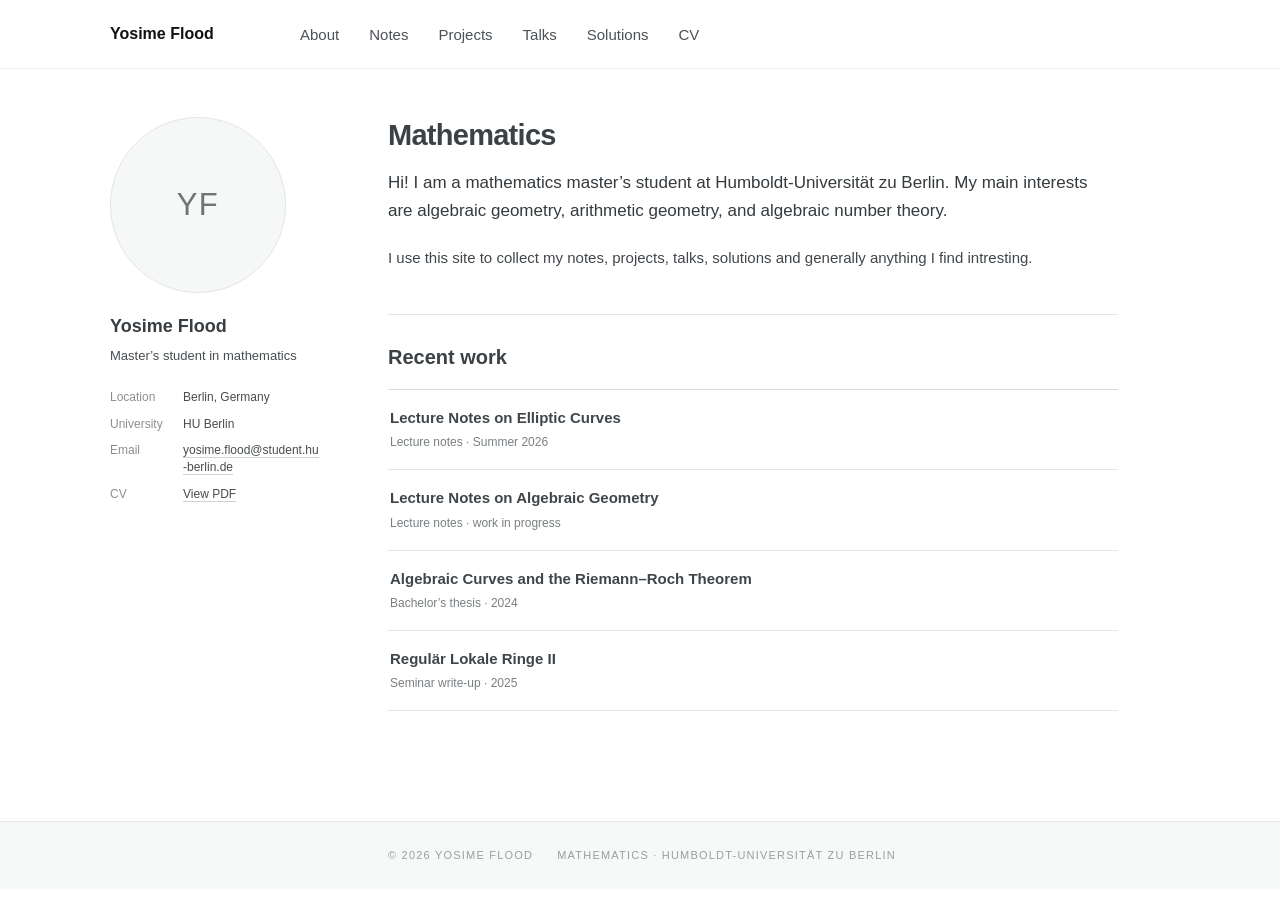
<file: index.html>
<!doctype html>
<html lang="en">
<head>
  <meta charset="utf-8">
  <meta name="viewport" content="width=device-width, initial-scale=1">
  <title>Yosime Flood — Mathematics</title>
  <meta name="description" content="Mathematical notes, projects, and problem solutions by Yosime Flood, a master’s student at Humboldt-Universität zu Berlin.">
  <link rel="canonical" href="https://yoyoflo.github.io/">
  <link rel="icon" href="/favicon.svg" type="image/svg+xml">
  <link rel="stylesheet" href="/assets/style.css">
</head>
<body><main class="academic-page"><header class="academic-header"><div class="academic-header-inner"><a class="academic-brand active" href="/">Yosime Flood</a><nav class="academic-nav" aria-label="Primary navigation"><a href="/about/">About</a><a href="/notes/">Notes</a><a href="/projects/">Projects</a><a href="/talks/">Talks</a><a href="/solutions/">Solutions</a><a href="/cv/yosime-flood-cv.pdf">CV</a></nav></div></header><div class="academic-shell"><aside class="academic-sidebar" aria-label="Profile summary"> <div class="academic-avatar" aria-label="Profile image placeholder">YF</div> <h2>Yosime Flood</h2> <p>Master’s student in mathematics</p> <dl> <div><dt>Location</dt><dd>Berlin, Germany</dd></div> <div><dt>University</dt><dd>HU Berlin</dd></div> <div> <dt>Email</dt> <dd> <a href="mailto:yosime.flood@student.hu-berlin.de"> yosime.flood@student.hu-berlin.de </a> </dd> </div> <div><dt>CV</dt><dd><a href="/cv/yosime-flood-cv.pdf">View PDF</a></dd></div> </dl> </aside><article class="academic-content"> <h1>Mathematics</h1> <p class="academic-lead"> Hi! I am a mathematics master’s student at Humboldt-Universität zu Berlin. My main interests are algebraic geometry, arithmetic geometry, and algebraic number theory. </p> <p> I use this site to collect my notes, projects, talks, solutions and generally anything I find intresting. </p> <section class="academic-subsection"> <h2>Recent work</h2> <div class="academic-list"> <a href="/notes/elliptic-curves-lecture-notes.pdf"><div><h3>Lecture Notes on Elliptic Curves</h3><p>Lecture notes · Summer 2026</p></div></a> <a href="/notes/algebraic-geometry-lecture-notes.pdf"><div><h3>Lecture Notes on Algebraic Geometry</h3><p>Lecture notes · work in progress</p></div></a><a href="/thesis/algebraic-curves-and-riemann-roch.pdf"><div><h3>Algebraic Curves and the Riemann–Roch Theorem</h3><p>Bachelor’s thesis · 2024</p></div></a><a href="/talks/regular-local-rings-ii.pdf"><div><h3>Regulär Lokale Ringe II</h3><p>Seminar write-up · 2025</p></div></a> </div> </section> </article></div><footer class="academic-footer"> <div> <span>© 2026 Yosime Flood</span> <span>Mathematics · Humboldt-Universität zu Berlin</span> </div> </footer></main></body>
</html>
</file>
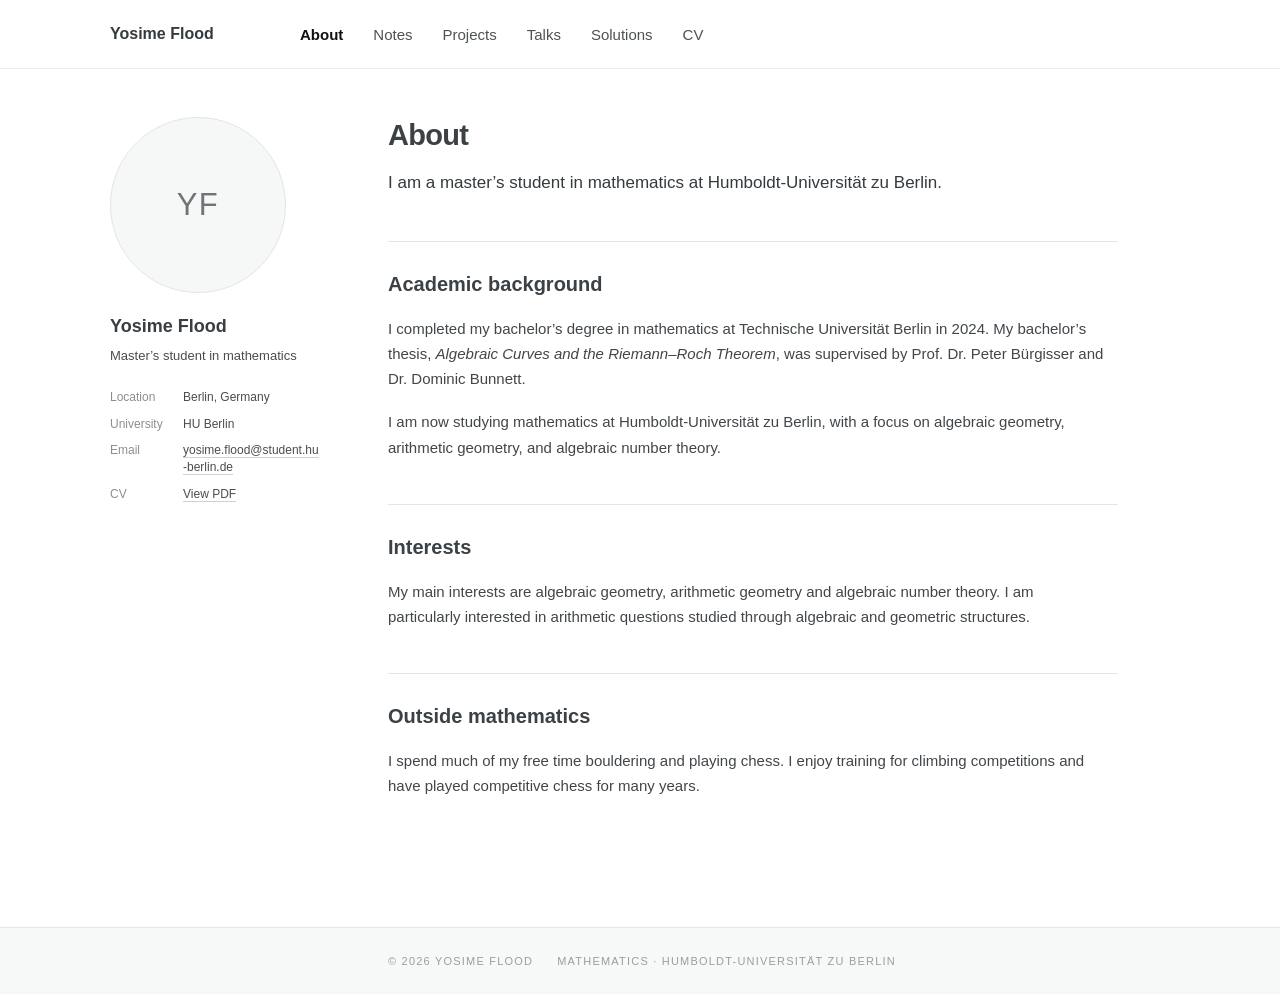
<file: about/index.html>
<!doctype html>
<html lang="en">
<head>
  <meta charset="utf-8">
  <meta name="viewport" content="width=device-width, initial-scale=1">
  <title>About — Yosime Flood</title>
  <meta name="description" content="Academic background, interests, and personal profile of Yosime Flood.">
  <link rel="canonical" href="https://yoyoflo.github.io/about/">
  <link rel="icon" href="/favicon.svg" type="image/svg+xml">
  <link rel="stylesheet" href="/assets/style.css">
</head>
<body><main class="academic-page"><header class="academic-header"><div class="academic-header-inner"><a class="academic-brand" href="/">Yosime Flood</a><nav class="academic-nav" aria-label="Primary navigation"><a href="/about/" class="active" aria-current="page">About</a><a href="/notes/">Notes</a><a href="/projects/">Projects</a><a href="/talks/">Talks</a><a href="/solutions/">Solutions</a><a href="/cv/yosime-flood-cv.pdf">CV</a></nav></div></header><div class="academic-shell"><aside class="academic-sidebar" aria-label="Profile summary"> <div class="academic-avatar" aria-label="Profile image placeholder">YF</div> <h2>Yosime Flood</h2> <p>Master’s student in mathematics</p> <dl> <div><dt>Location</dt><dd>Berlin, Germany</dd></div> <div><dt>University</dt><dd>HU Berlin</dd></div> <div> <dt>Email</dt> <dd> <a href="mailto:yosime.flood@student.hu-berlin.de"> yosime.flood@student.hu-berlin.de </a> </dd> </div> <div><dt>CV</dt><dd><a href="/cv/yosime-flood-cv.pdf">View PDF</a></dd></div> </dl> </aside><article class="academic-content"> <h1>About</h1> <p class="academic-lead"> I am a master’s student in mathematics at Humboldt-Universität zu Berlin. </p> <section class="academic-subsection"> <h2>Academic background</h2> <p> I completed my bachelor’s degree in mathematics at Technische Universität Berlin in 2024. My bachelor’s thesis, <i>Algebraic Curves and the Riemann–Roch Theorem</i>, was supervised by Prof. Dr. Peter Bürgisser and Dr. Dominic Bunnett. </p> <p> I am now studying mathematics at Humboldt-Universität zu Berlin, with a focus on algebraic geometry, arithmetic geometry, and algebraic number theory. </p> </section> <section class="academic-subsection"> <h2>Interests</h2> <p> My main interests are algebraic geometry, arithmetic geometry and algebraic number theory. I am particularly interested in arithmetic questions studied through algebraic and geometric structures. </p> </section> <section class="academic-subsection"> <h2>Outside mathematics</h2> <p> I spend much of my free time bouldering and playing chess. I enjoy training for climbing competitions and have played competitive chess for many years. </p> </section> </article></div><footer class="academic-footer"> <div> <span>© 2026 Yosime Flood</span> <span>Mathematics · Humboldt-Universität zu Berlin</span> </div> </footer></main></body>
</html>
</file>
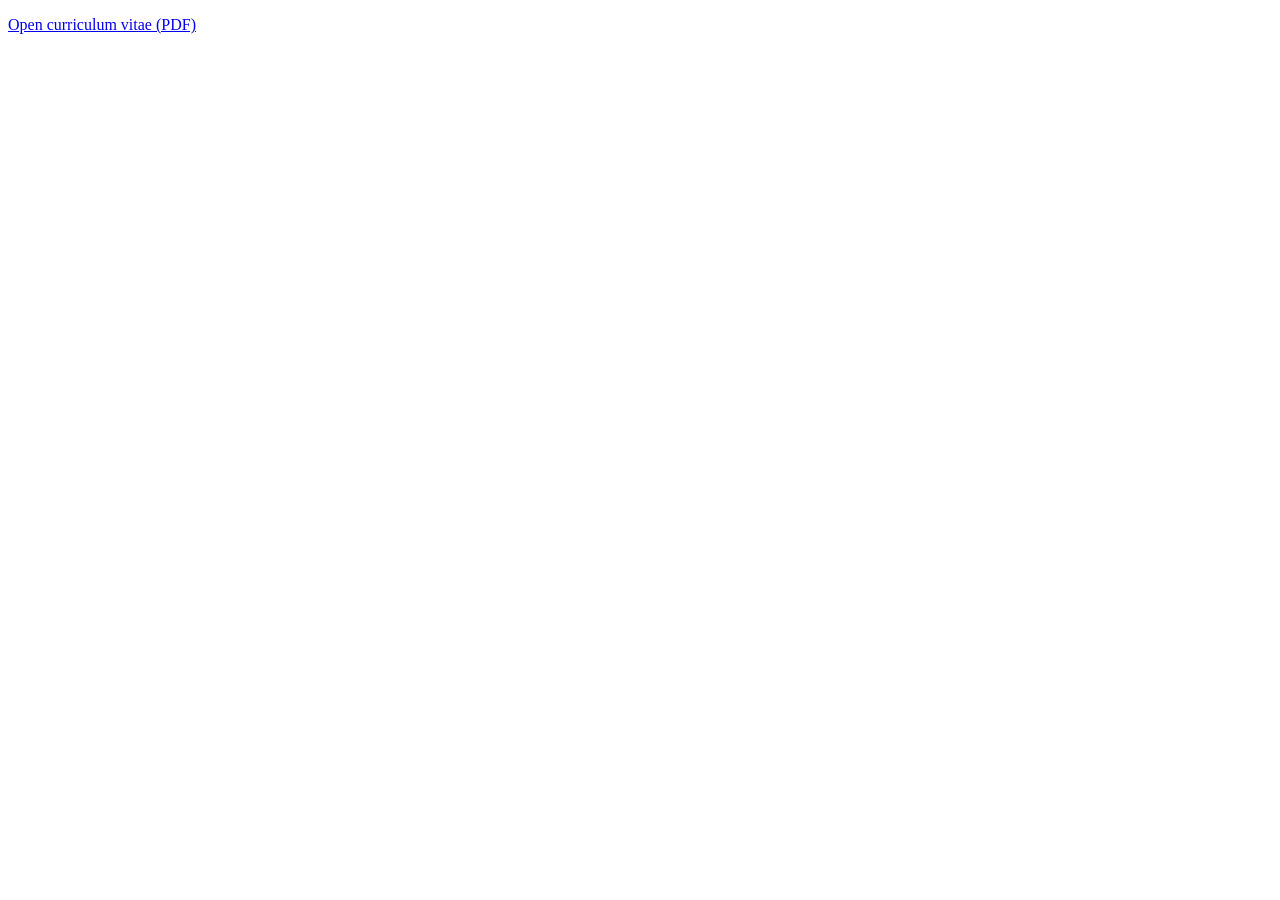
<file: cv/index.html>
<!doctype html>
<html lang="en"><head><meta charset="utf-8"><meta name="viewport" content="width=device-width, initial-scale=1"><title>CV — Yosime Flood</title><meta http-equiv="refresh" content="0; url=/cv/yosime-flood-cv.pdf"><link rel="canonical" href="https://yoyoflo.github.io/cv/yosime-flood-cv.pdf"></head><body><p><a href="/cv/yosime-flood-cv.pdf">Open curriculum vitae (PDF)</a></p></body></html>
</file>
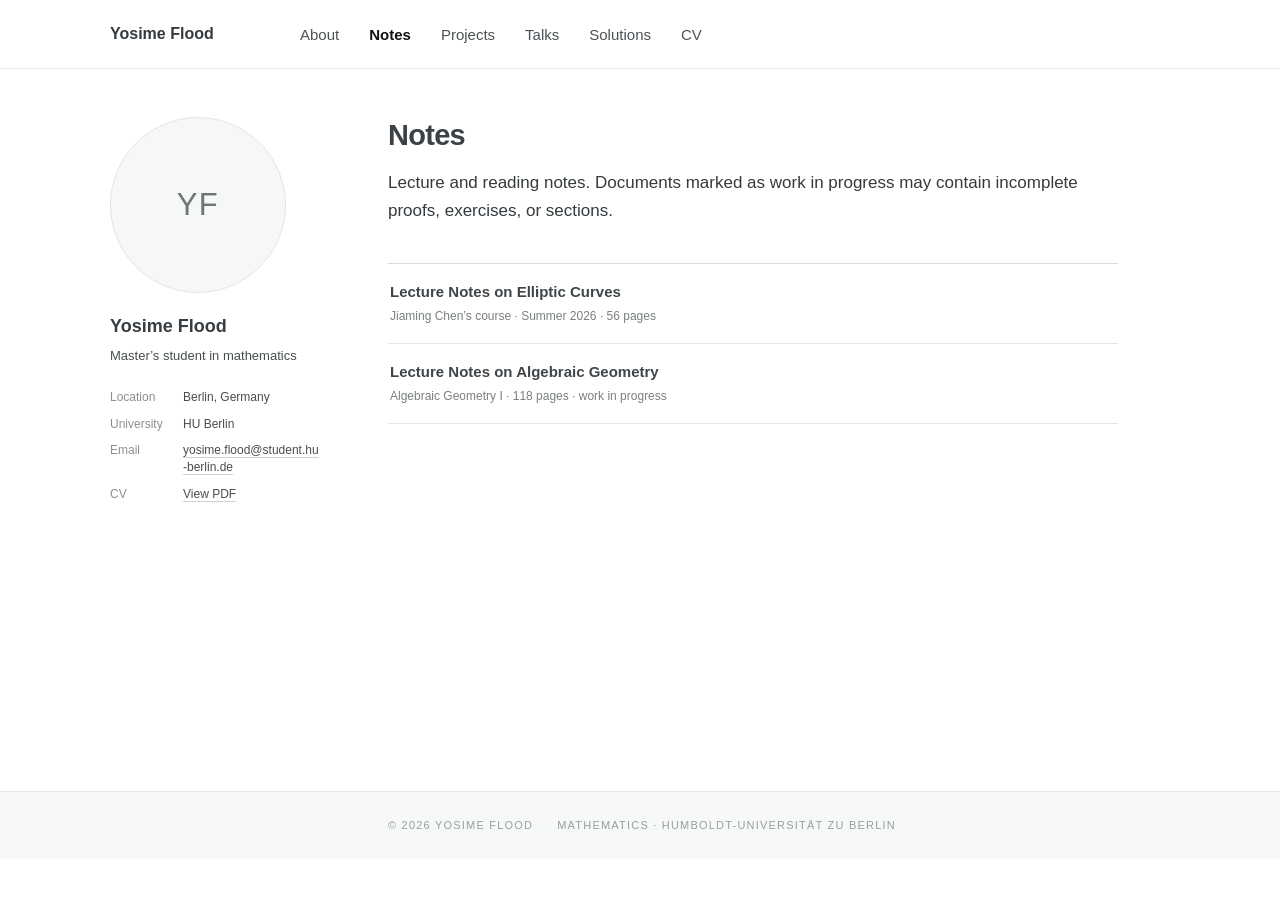
<file: notes/index.html>
<!doctype html>
<html lang="en">
<head>
  <meta charset="utf-8">
  <meta name="viewport" content="width=device-width, initial-scale=1">
  <title>Notes — Yosime Flood</title>
  <meta name="description" content="Lecture and reading notes by Yosime Flood.">
  <link rel="canonical" href="https://yoyoflo.github.io/notes/">
  <link rel="icon" href="/favicon.svg" type="image/svg+xml">
  <link rel="stylesheet" href="/assets/style.css">
</head>
<body><main class="academic-page"><header class="academic-header"><div class="academic-header-inner"><a class="academic-brand" href="/">Yosime Flood</a><nav class="academic-nav" aria-label="Primary navigation"><a href="/about/">About</a><a href="/notes/" class="active" aria-current="page">Notes</a><a href="/projects/">Projects</a><a href="/talks/">Talks</a><a href="/solutions/">Solutions</a><a href="/cv/yosime-flood-cv.pdf">CV</a></nav></div></header><div class="academic-shell"><aside class="academic-sidebar" aria-label="Profile summary"> <div class="academic-avatar" aria-label="Profile image placeholder">YF</div> <h2>Yosime Flood</h2> <p>Master’s student in mathematics</p> <dl> <div><dt>Location</dt><dd>Berlin, Germany</dd></div> <div><dt>University</dt><dd>HU Berlin</dd></div> <div> <dt>Email</dt> <dd> <a href="mailto:yosime.flood@student.hu-berlin.de"> yosime.flood@student.hu-berlin.de </a> </dd> </div> <div><dt>CV</dt><dd><a href="/cv/yosime-flood-cv.pdf">View PDF</a></dd></div> </dl> </aside><article class="academic-content"> <h1>Notes</h1> <p class="academic-lead"> Lecture and reading notes. Documents marked as work in progress may contain incomplete proofs, exercises, or sections. </p> <div class="academic-list academic-page-list"> <a href="/notes/elliptic-curves-lecture-notes.pdf" target="_blank" rel="noreferrer"><div><h3>Lecture Notes on Elliptic Curves</h3><p>Jiaming Chen’s course · Summer 2026 · 56 pages</p></div></a> <a href="/notes/algebraic-geometry-lecture-notes.pdf" target="_blank" rel="noreferrer" > <div> <h3>Lecture Notes on Algebraic Geometry</h3> <p>Algebraic Geometry I · 118 pages · work in progress</p> </div> </a> </div> </article></div><footer class="academic-footer"> <div> <span>© 2026 Yosime Flood</span> <span>Mathematics · Humboldt-Universität zu Berlin</span> </div> </footer></main></body>
</html>
</file>
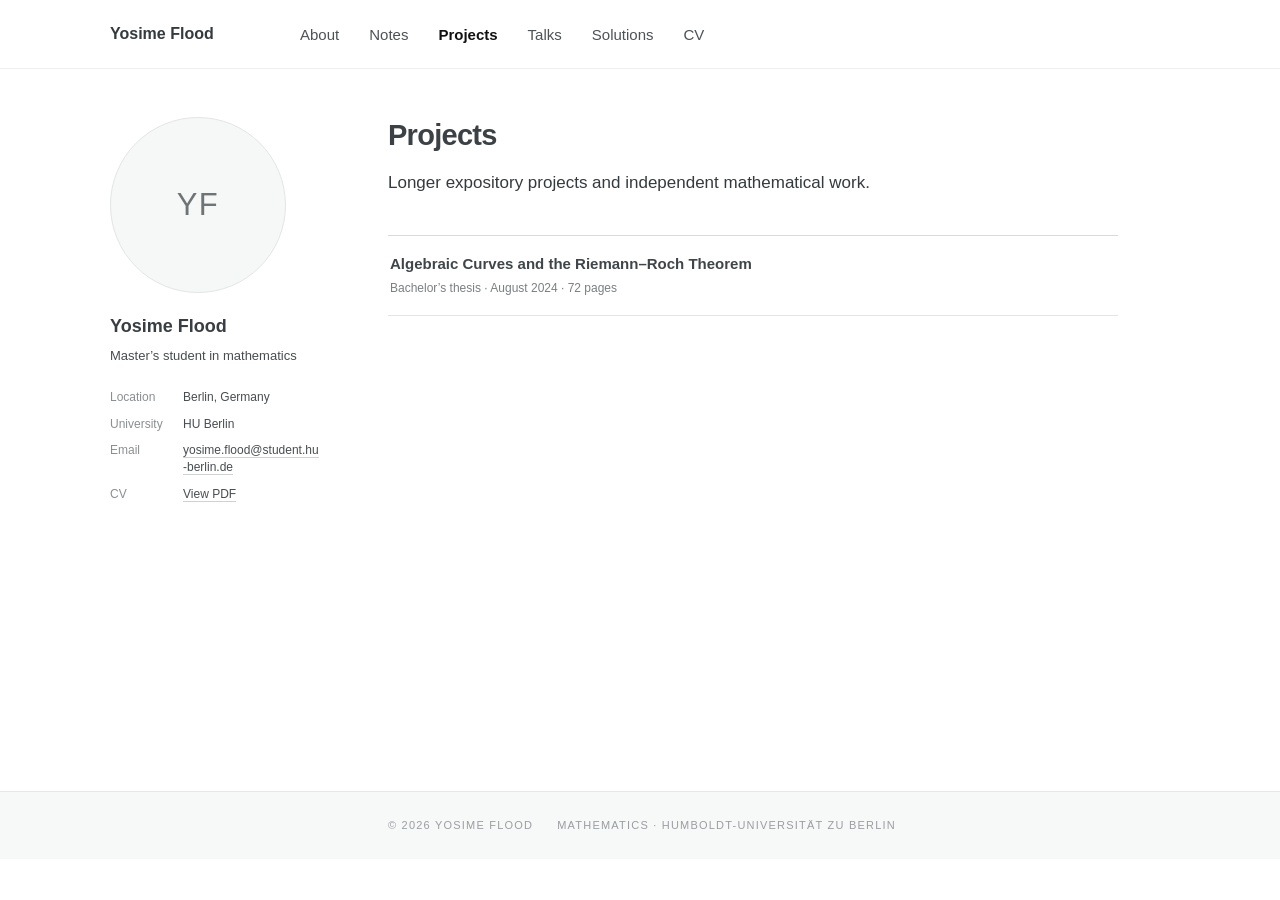
<file: projects/index.html>
<!doctype html>
<html lang="en">
<head>
  <meta charset="utf-8">
  <meta name="viewport" content="width=device-width, initial-scale=1">
  <title>Projects — Yosime Flood</title>
  <meta name="description" content="Theses and expository mathematics projects by Yosime Flood.">
  <link rel="canonical" href="https://yoyoflo.github.io/projects/">
  <link rel="icon" href="/favicon.svg" type="image/svg+xml">
  <link rel="stylesheet" href="/assets/style.css">
</head>
<body><main class="academic-page"><header class="academic-header"><div class="academic-header-inner"><a class="academic-brand" href="/">Yosime Flood</a><nav class="academic-nav" aria-label="Primary navigation"><a href="/about/">About</a><a href="/notes/">Notes</a><a href="/projects/" class="active" aria-current="page">Projects</a><a href="/talks/">Talks</a><a href="/solutions/">Solutions</a><a href="/cv/yosime-flood-cv.pdf">CV</a></nav></div></header><div class="academic-shell"><aside class="academic-sidebar" aria-label="Profile summary"> <div class="academic-avatar" aria-label="Profile image placeholder">YF</div> <h2>Yosime Flood</h2> <p>Master’s student in mathematics</p> <dl> <div><dt>Location</dt><dd>Berlin, Germany</dd></div> <div><dt>University</dt><dd>HU Berlin</dd></div> <div> <dt>Email</dt> <dd> <a href="mailto:yosime.flood@student.hu-berlin.de"> yosime.flood@student.hu-berlin.de </a> </dd> </div> <div><dt>CV</dt><dd><a href="/cv/yosime-flood-cv.pdf">View PDF</a></dd></div> </dl> </aside><article class="academic-content"> <h1>Projects</h1> <p class="academic-lead">Longer expository projects and independent mathematical work.</p> <div class="academic-list academic-page-list"> <a href="/thesis/algebraic-curves-and-riemann-roch.pdf"> <div><h3>Algebraic Curves and the Riemann–Roch Theorem</h3><p>Bachelor’s thesis · August 2024 · 72 pages</p></div> </a> </div> </article></div><footer class="academic-footer"> <div> <span>© 2026 Yosime Flood</span> <span>Mathematics · Humboldt-Universität zu Berlin</span> </div> </footer></main></body>
</html>
</file>
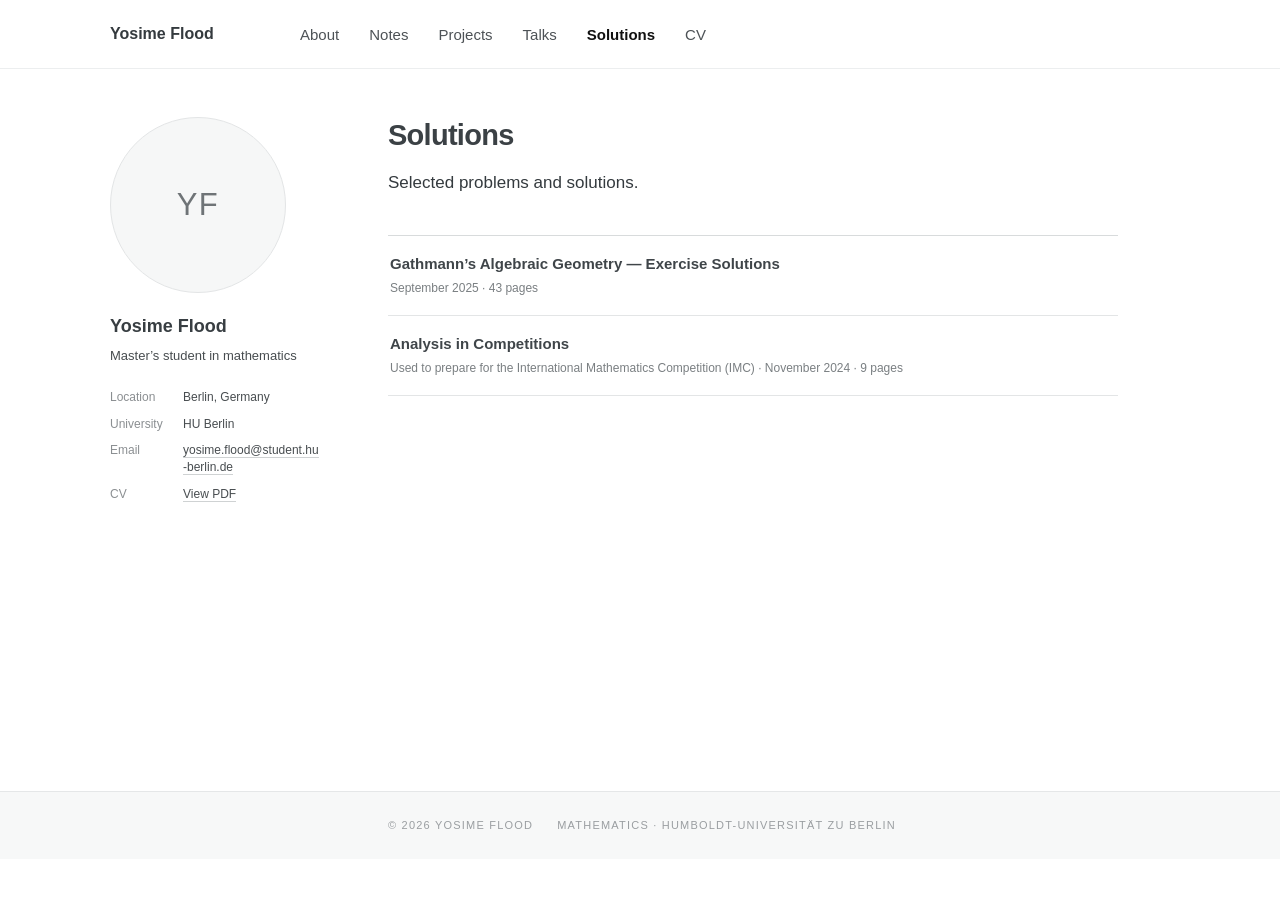
<file: solutions/index.html>
<!doctype html>
<html lang="en">
<head>
  <meta charset="utf-8">
  <meta name="viewport" content="width=device-width, initial-scale=1">
  <title>Solutions — Yosime Flood</title>
  <meta name="description" content="Selected mathematics problems and solutions by Yosime Flood.">
  <link rel="canonical" href="https://yoyoflo.github.io/solutions/">
  <link rel="icon" href="/favicon.svg" type="image/svg+xml">
  <link rel="stylesheet" href="/assets/style.css">
</head>
<body><main class="academic-page"><header class="academic-header"><div class="academic-header-inner"><a class="academic-brand" href="/">Yosime Flood</a><nav class="academic-nav" aria-label="Primary navigation"><a href="/about/">About</a><a href="/notes/">Notes</a><a href="/projects/">Projects</a><a href="/talks/">Talks</a><a href="/solutions/" class="active" aria-current="page">Solutions</a><a href="/cv/yosime-flood-cv.pdf">CV</a></nav></div></header><div class="academic-shell"><aside class="academic-sidebar" aria-label="Profile summary"> <div class="academic-avatar" aria-label="Profile image placeholder">YF</div> <h2>Yosime Flood</h2> <p>Master’s student in mathematics</p> <dl> <div><dt>Location</dt><dd>Berlin, Germany</dd></div> <div><dt>University</dt><dd>HU Berlin</dd></div> <div> <dt>Email</dt> <dd> <a href="mailto:yosime.flood@student.hu-berlin.de"> yosime.flood@student.hu-berlin.de </a> </dd> </div> <div><dt>CV</dt><dd><a href="/cv/yosime-flood-cv.pdf">View PDF</a></dd></div> </dl> </aside><article class="academic-content"> <h1>Solutions</h1> <p class="academic-lead"> Selected problems and solutions. </p> <div class="academic-list academic-page-list"> <a href="/solutions/algebraic-geometry-exercise-solutions.pdf" target="_blank" rel="noreferrer" > <div> <h3>Gathmann’s Algebraic Geometry — Exercise Solutions</h3> <p>September 2025 · 43 pages</p> </div> </a> <a href="/solutions/analysis-in-competitions.pdf" target="_blank" rel="noreferrer" > <div> <h3>Analysis in Competitions</h3> <p> Used to prepare for the International Mathematics Competition (IMC) · November 2024 · 9 pages </p> </div> </a> </div> </article></div><footer class="academic-footer"> <div> <span>© 2026 Yosime Flood</span> <span>Mathematics · Humboldt-Universität zu Berlin</span> </div> </footer></main></body>
</html>
</file>
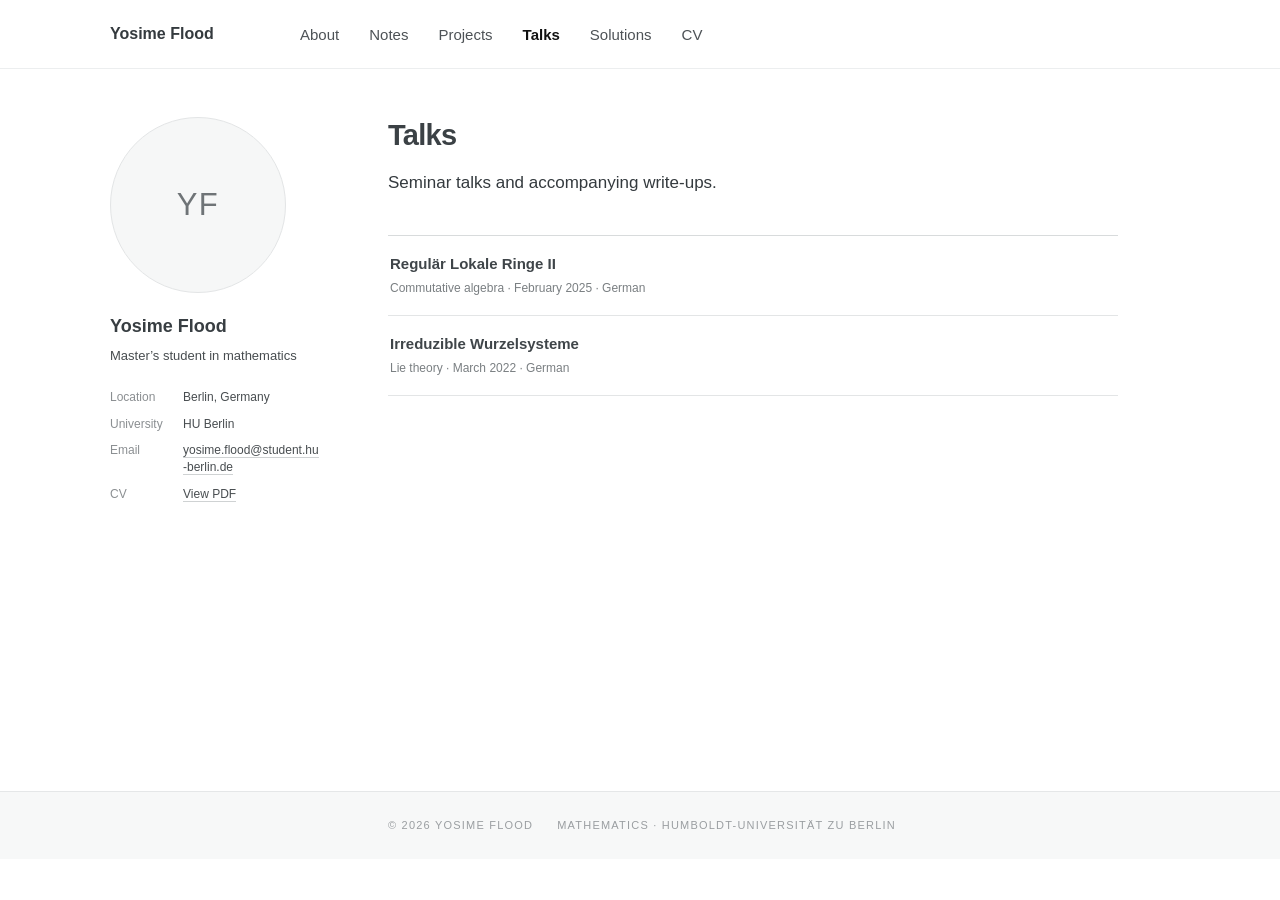
<file: talks/index.html>
<!doctype html>
<html lang="en">
<head>
  <meta charset="utf-8">
  <meta name="viewport" content="width=device-width, initial-scale=1">
  <title>Talks — Yosime Flood</title>
  <meta name="description" content="Seminar talks and accompanying manuscripts by Yosime Flood.">
  <link rel="canonical" href="https://yoyoflo.github.io/talks/">
  <link rel="icon" href="/favicon.svg" type="image/svg+xml">
  <link rel="stylesheet" href="/assets/style.css">
</head>
<body><main class="academic-page"><header class="academic-header"><div class="academic-header-inner"><a class="academic-brand" href="/">Yosime Flood</a><nav class="academic-nav" aria-label="Primary navigation"><a href="/about/">About</a><a href="/notes/">Notes</a><a href="/projects/">Projects</a><a href="/talks/" class="active" aria-current="page">Talks</a><a href="/solutions/">Solutions</a><a href="/cv/yosime-flood-cv.pdf">CV</a></nav></div></header><div class="academic-shell"><aside class="academic-sidebar" aria-label="Profile summary"> <div class="academic-avatar" aria-label="Profile image placeholder">YF</div> <h2>Yosime Flood</h2> <p>Master’s student in mathematics</p> <dl> <div><dt>Location</dt><dd>Berlin, Germany</dd></div> <div><dt>University</dt><dd>HU Berlin</dd></div> <div> <dt>Email</dt> <dd> <a href="mailto:yosime.flood@student.hu-berlin.de"> yosime.flood@student.hu-berlin.de </a> </dd> </div> <div><dt>CV</dt><dd><a href="/cv/yosime-flood-cv.pdf">View PDF</a></dd></div> </dl> </aside><article class="academic-content"> <h1>Talks</h1> <p class="academic-lead">Seminar talks and accompanying write-ups.</p> <div class="academic-list academic-page-list"> <a href="/talks/regular-local-rings-ii.pdf"> <div><h3>Regulär Lokale Ringe II</h3><p>Commutative algebra · February 2025 · German</p></div> </a> <a href="/talks/irreducible-root-systems.pdf"> <div><h3>Irreduzible Wurzelsysteme</h3><p>Lie theory · March 2022 · German</p></div> </a> </div> </article></div><footer class="academic-footer"> <div> <span>© 2026 Yosime Flood</span> <span>Mathematics · Humboldt-Universität zu Berlin</span> </div> </footer></main></body>
</html>
</file>
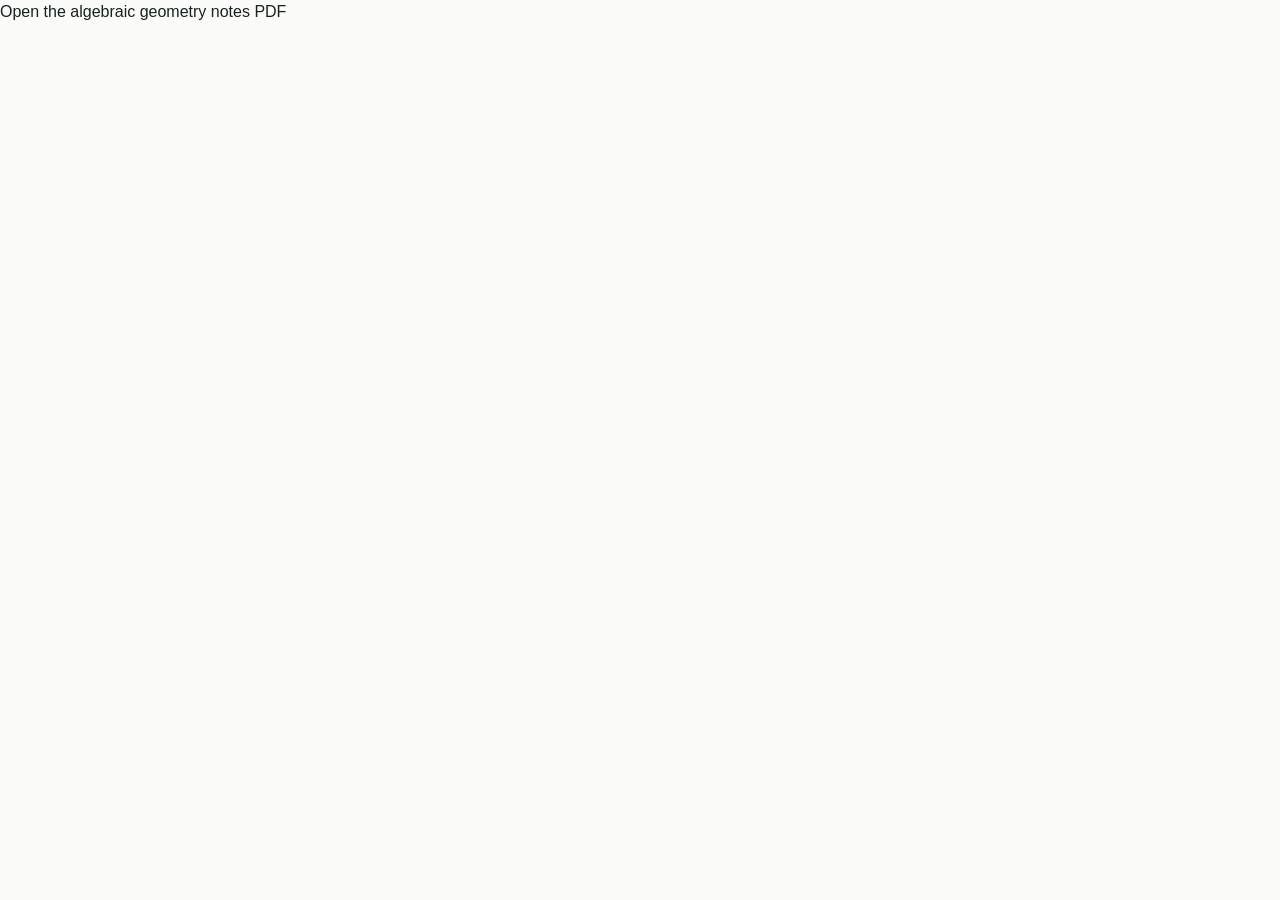
<file: notes/algebraic-geometry/index.html>
<!doctype html>
<html lang="en">
<head>
  <meta charset="utf-8">
  <meta name="viewport" content="width=device-width, initial-scale=1">
  <title>Algebraic Geometry Notes — Yosime Flood</title>
  <meta name="description" content="Lecture notes on algebraic geometry.">
  <link rel="canonical" href="https://yoyoflo.github.io/notes/algebraic-geometry/">
  <link rel="icon" href="/favicon.svg" type="image/svg+xml">
  <link rel="stylesheet" href="/assets/style.css">
<meta http-equiv="refresh" content="0; url=/notes/algebraic-geometry-lecture-notes.pdf"></head>
<body><p><a href="/notes/algebraic-geometry-lecture-notes.pdf">Open the algebraic geometry notes PDF</a></p></body>
</html>
</file>
<file: assets/style.css>
html { line-height: 1.5; -webkit-text-size-adjust: 100%; }
body { margin: 0; }
*, ::before, ::after { box-sizing: border-box; border-style: solid; border-width: 0; }
h1,h2,h3,p,figure,dl,dd { margin: 0; }
img { display: block; max-width: 100%; height: auto; }
:root { --font-geist-sans: Arial, Helvetica, sans-serif; --font-geist-mono: monospace; }


:root {
  --paper: #f3f0e8;
  --paper-deep: #e9e3d7;
  --ink: #17231f;
  --muted: #68716b;
  --rule: #c9c4b8;
  --accent: #763f38;
  --forest: #24463b;
  --notes-blue: #234e70;
  --talk-aubergine: #563b4b;
}

* {
  box-sizing: border-box;
}

html {
  scroll-behavior: smooth;
}

body {
  margin: 0;
  background: #fbfbf9;
  color: var(--ink);
  font-family: var(--font-geist-sans), Arial, sans-serif;
}

body::before {
  position: fixed;
  inset: 0;
  z-index: -1;
  content: "";
  pointer-events: none;
  opacity: 0;
  background-image: radial-gradient(rgba(23, 35, 31, 0.09) 0.55px, transparent 0.55px);
  background-size: 5px 5px;
}

a {
  color: inherit;
  text-decoration: none;
}

.site-header {
  position: relative;
  z-index: 10;
  display: flex;
  align-items: center;
  justify-content: space-between;
  width: min(1180px, calc(100% - 48px));
  margin: 0 auto;
  padding: 28px 0;
  border-bottom: 1px solid var(--rule);
}

.wordmark {
  display: flex;
  align-items: center;
  gap: 12px;
  font-family: Iowan Old Style, Baskerville, "Times New Roman", serif;
  font-size: 19px;
  font-weight: 600;
  letter-spacing: -0.01em;
}

.wordmark-seal {
  display: grid;
  width: 36px;
  height: 36px;
  place-items: center;
  border: 1px solid var(--ink);
  border-radius: 50%;
  font-family: var(--font-geist-mono), monospace;
  font-size: 10px;
  letter-spacing: 0.09em;
}

nav {
  display: flex;
  gap: 34px;
  font-size: 13px;
}

nav a {
  position: relative;
  padding: 8px 0;
}

nav a::after {
  position: absolute;
  right: 0;
  bottom: 3px;
  left: 0;
  height: 1px;
  content: "";
  background: var(--accent);
  transform: scaleX(0);
  transform-origin: right;
  transition: transform 180ms ease;
}

nav a:hover::after,
nav a:focus-visible::after {
  transform: scaleX(1);
  transform-origin: left;
}

.hero {
  display: grid;
  grid-template-columns: minmax(0, 1fr) 320px;
  gap: clamp(64px, 9vw, 130px);
  align-items: end;
  width: min(1180px, calc(100% - 48px));
  min-height: 650px;
  margin: 0 auto;
  padding: 112px 0 96px;
}

.eyebrow {
  margin: 0 0 24px;
  color: var(--accent);
  font-family: var(--font-geist-mono), monospace;
  font-size: 11px;
  font-weight: 600;
  letter-spacing: 0.16em;
  text-transform: uppercase;
}

h1,
h2,
h3,
p {
  margin-top: 0;
}

h1 {
  max-width: 820px;
  margin-bottom: 28px;
  font-family: Iowan Old Style, Baskerville, "Times New Roman", serif;
  font-size: clamp(54px, 7.2vw, 104px);
  font-weight: 400;
  line-height: 0.94;
  letter-spacing: -0.052em;
}

h1 em {
  color: var(--accent);
  font-weight: 400;
}

.hero-intro {
  max-width: 630px;
  margin-bottom: 36px;
  color: #48534e;
  font-family: Iowan Old Style, Baskerville, "Times New Roman", serif;
  font-size: 20px;
  line-height: 1.65;
}

.hero-actions {
  display: flex;
  align-items: center;
  gap: 28px;
}

.button {
  display: inline-flex;
  align-items: center;
  gap: 28px;
  min-height: 48px;
  padding: 0 20px;
  border: 1px solid var(--ink);
  font-size: 13px;
  transition: background 180ms ease, color 180ms ease;
}

.button-primary {
  background: var(--ink);
  color: var(--paper);
}

.button-primary:hover,
.button-primary:focus-visible {
  background: var(--forest);
}

.text-link {
  border-bottom: 1px solid var(--rule);
  padding: 10px 0 7px;
  font-size: 13px;
}

.margin-note {
  position: relative;
  padding: 22px 0 4px 30px;
  border-left: 1px solid var(--accent);
  color: #4d5550;
}

.note-number {
  display: block;
  margin-bottom: 48px;
  color: var(--accent);
  font-family: var(--font-geist-mono), monospace;
  font-size: 10px;
  letter-spacing: 0.15em;
  text-transform: uppercase;
}

.formula {
  margin-bottom: 30px;
  color: var(--ink);
  font-family: Iowan Old Style, Baskerville, "Times New Roman", serif;
  font-size: 25px;
  font-style: italic;
  line-height: 1.55;
}

.margin-note p {
  font-family: Iowan Old Style, Baskerville, "Times New Roman", serif;
  font-size: 15px;
  font-style: italic;
  line-height: 1.65;
}

.pencil-line {
  display: block;
  width: 70px;
  height: 1px;
  margin-top: 34px;
  background: var(--accent);
  transform: rotate(-4deg);
}

.featured {
  padding: 96px max(24px, calc((100vw - 1180px) / 2));
  background: var(--ink);
  color: var(--paper);
}

.section-heading {
  display: grid;
  grid-template-columns: 1fr 1fr;
  gap: 80px;
  align-items: end;
  margin-bottom: 60px;
}

.section-heading .eyebrow {
  color: #c88e83;
}

.section-heading h2 {
  margin: 0;
  font-family: Iowan Old Style, Baskerville, "Times New Roman", serif;
  font-size: clamp(42px, 5vw, 66px);
  font-weight: 400;
  letter-spacing: -0.04em;
}

.section-heading > p {
  max-width: 500px;
  margin: 0;
  color: #aab1ad;
  font-family: Iowan Old Style, Baskerville, "Times New Roman", serif;
  font-size: 17px;
  line-height: 1.7;
}

.featured-grid {
  display: grid;
  grid-template-columns: repeat(3, 1fr);
  border-top: 1px solid #52605a;
  border-left: 1px solid #52605a;
}

.work-card {
  display: flex;
  min-height: 430px;
  flex-direction: column;
  padding: 26px;
  border-right: 1px solid #52605a;
  border-bottom: 1px solid #52605a;
  transition: background 200ms ease, color 200ms ease;
}

.work-card:hover {
  background: var(--paper-deep);
  color: var(--ink);
}

.work-card-link {
  cursor: pointer;
}

.card-topline,
.card-footer {
  display: flex;
  justify-content: space-between;
  gap: 18px;
  font-family: var(--font-geist-mono), monospace;
  font-size: 9px;
  letter-spacing: 0.11em;
  text-transform: uppercase;
}

.card-topline {
  color: #aab1ad;
}

.work-card:hover .card-topline {
  color: var(--accent);
}

.math-mark {
  display: grid;
  height: 145px;
  place-items: center;
  font-family: Iowan Old Style, Baskerville, "Times New Roman", serif;
  font-size: 38px;
  font-style: italic;
}

.work-card h3 {
  max-width: 300px;
  margin-bottom: 16px;
  font-family: Iowan Old Style, Baskerville, "Times New Roman", serif;
  font-size: 29px;
  font-weight: 400;
  line-height: 1.08;
  letter-spacing: -0.025em;
}

.work-card > p {
  margin-bottom: 28px;
  color: #aab1ad;
  font-family: Iowan Old Style, Baskerville, "Times New Roman", serif;
  font-size: 15px;
  line-height: 1.6;
}

.work-card:hover > p {
  color: #525d57;
}

.card-footer {
  align-items: flex-end;
  margin-top: auto;
  padding-top: 20px;
  border-top: 1px solid #52605a;
}

.work-card:hover .card-footer {
  border-color: var(--rule);
}

.archive-section {
  padding: 120px max(24px, calc((100vw - 1180px) / 2));
  background: #e8e1d4;
  border-bottom: 1px solid var(--rule);
}

.archive-header {
  display: grid;
  grid-template-columns: 1fr 1fr;
  gap: 80px;
  align-items: end;
  margin-bottom: 56px;
}

.archive-header h2 {
  margin: 0;
  font-family: Iowan Old Style, Baskerville, "Times New Roman", serif;
  font-size: clamp(46px, 5.7vw, 76px);
  font-weight: 400;
  line-height: 0.98;
  letter-spacing: -0.045em;
}

.archive-controls {
  display: flex;
  justify-content: flex-end;
  gap: 8px;
  padding-bottom: 4px;
}

.archive-controls button {
  min-height: 38px;
  padding: 0 14px;
  border: 1px solid var(--rule);
  border-radius: 999px;
  background: transparent;
  color: var(--ink);
  cursor: pointer;
  font-family: var(--font-geist-mono), monospace;
  font-size: 9px;
  letter-spacing: 0.1em;
  text-transform: uppercase;
  transition: background 160ms ease, color 160ms ease, border-color 160ms ease;
}

.archive-controls button:hover,
.archive-controls button:focus-visible,
.archive-controls button.active {
  border-color: var(--ink);
  background: var(--ink);
  color: var(--paper);
}

.archive-list {
  border-top: 1px solid var(--ink);
}

.archive-entry {
  display: grid;
  grid-template-columns: 60px 100px minmax(260px, 1fr) 150px 150px 20px;
  gap: 18px;
  align-items: center;
  min-height: 92px;
  border-bottom: 1px solid #bcb5a9;
}

.archive-entry-live {
  transition: background 160ms ease, padding 160ms ease;
}

.archive-entry-live:hover,
.archive-entry-live:focus-visible {
  padding-right: 12px;
  padding-left: 12px;
  background: rgba(118, 63, 56, 0.07);
  outline: none;
}

.archive-code,
.archive-type,
.archive-field,
.archive-year {
  color: #59625d;
  font-family: var(--font-geist-mono), monospace;
  font-size: 9px;
  letter-spacing: 0.08em;
  text-transform: uppercase;
}

.archive-code {
  color: var(--accent);
}

.archive-list h3 {
  margin: 0;
  font-family: Iowan Old Style, Baskerville, "Times New Roman", serif;
  font-size: 23px;
  font-weight: 400;
  letter-spacing: -0.015em;
}

.archive-arrow {
  font-size: 14px;
}

.placeholder-note {
  max-width: 620px;
  margin: 26px 0 0 auto;
  color: #68716b;
  font-family: Iowan Old Style, Baskerville, "Times New Roman", serif;
  font-size: 14px;
  font-style: italic;
  line-height: 1.6;
  text-align: right;
}

.problem-section {
  display: grid;
  grid-template-columns: 0.78fr 1.4fr;
  gap: clamp(60px, 10vw, 150px);
  width: min(1180px, calc(100% - 48px));
  margin: 0 auto;
  padding: 130px 0;
}

.problem-intro {
  position: sticky;
  top: 40px;
  align-self: start;
}

.problem-intro h2,
.about-copy h2 {
  margin-bottom: 28px;
  font-family: Iowan Old Style, Baskerville, "Times New Roman", serif;
  font-size: clamp(42px, 5vw, 68px);
  font-weight: 400;
  line-height: 1.03;
  letter-spacing: -0.045em;
}

.problem-intro > p:last-child {
  max-width: 360px;
  color: #56615b;
  font-family: Iowan Old Style, Baskerville, "Times New Roman", serif;
  font-size: 17px;
  line-height: 1.7;
}

.problem-list {
  border-top: 1px solid var(--ink);
}

.problem-list article {
  display: grid;
  grid-template-columns: 48px 1fr 20px;
  gap: 24px;
  align-items: start;
  padding: 34px 4px 38px;
  border-bottom: 1px solid var(--rule);
}

.problem-index,
.problem-topic {
  color: var(--accent);
  font-family: var(--font-geist-mono), monospace;
  font-size: 9px;
  letter-spacing: 0.11em;
  text-transform: uppercase;
}

.problem-topic {
  margin-bottom: 12px;
}

.problem-list h3 {
  margin-bottom: 12px;
  font-family: Iowan Old Style, Baskerville, "Times New Roman", serif;
  font-size: 27px;
  font-weight: 400;
  line-height: 1.18;
}

.problem-list h3 i {
  color: var(--accent);
  font-weight: 400;
}

.problem-list article > div > p:last-child {
  max-width: 520px;
  margin: 0;
  color: #626b66;
  font-family: Iowan Old Style, Baskerville, "Times New Roman", serif;
  font-size: 15px;
  line-height: 1.65;
}

.problem-arrow {
  margin-top: 26px;
  font-size: 15px;
}

.about-section {
  display: grid;
  grid-template-columns: 0.55fr 1.45fr;
  gap: 80px;
  padding: 120px max(24px, calc((100vw - 1180px) / 2));
  background: var(--paper-deep);
  border-top: 1px solid var(--rule);
}

.about-monogram {
  display: grid;
  width: 132px;
  height: 132px;
  margin-top: 60px;
  place-items: center;
  border: 1px solid var(--accent);
  border-radius: 50%;
  color: var(--accent);
  font-family: Iowan Old Style, Baskerville, "Times New Roman", serif;
  font-size: 34px;
  font-style: italic;
}

.about-copy h2 {
  max-width: 820px;
  margin-bottom: 54px;
}

.about-columns {
  display: grid;
  grid-template-columns: 1fr 1fr;
  gap: 46px;
  padding-top: 26px;
  border-top: 1px solid var(--rule);
}

.about-columns p {
  margin: 0;
  color: #4f5a54;
  font-family: Iowan Old Style, Baskerville, "Times New Roman", serif;
  font-size: 16px;
  line-height: 1.75;
}

footer {
  display: flex;
  justify-content: space-between;
  gap: 32px;
  padding: 30px max(24px, calc((100vw - 1180px) / 2));
  background: var(--ink);
  color: #aab1ad;
  font-family: var(--font-geist-mono), monospace;
  font-size: 9px;
  letter-spacing: 0.11em;
  text-transform: uppercase;
}

footer a {
  color: var(--paper);
}

/* Restrained academic layout */

.home-page .site-header,
.profile-page .site-header,
.home-page footer,
.profile-page footer {
  width: min(980px, calc(100% - 48px));
}

.home-page .site-header,
.profile-page .site-header {
  padding: 24px 0;
}

.home-page footer,
.profile-page footer {
  margin: 0 auto;
  padding: 28px 0;
  border-top: 1px solid #d8d8d3;
  background: transparent;
  color: #70736f;
}

.home-page footer a,
.profile-page footer a {
  color: var(--ink);
}

.minimal-intro,
.minimal-section,
.minimal-about-link,
.minimal-profile-hero,
.minimal-profile-section {
  width: min(980px, calc(100% - 48px));
  margin: 0 auto;
}

.minimal-intro {
  max-width: 980px;
  padding: 104px 0 112px;
}

.minimal-intro h1,
.minimal-profile-hero h1 {
  margin-bottom: 28px;
  font-size: clamp(50px, 6.5vw, 78px);
}

.minimal-intro > p:not(.eyebrow),
.minimal-profile-hero > p:not(.eyebrow) {
  max-width: 690px;
  margin-bottom: 13px;
  color: #414944;
  font-family: Iowan Old Style, Baskerville, "Times New Roman", serif;
  font-size: 19px;
  line-height: 1.65;
}

.minimal-intro .minimal-intro-purpose {
  color: #6a706c;
  font-size: 16px;
}

.minimal-links {
  display: flex;
  gap: 26px;
  margin-top: 34px;
}

.minimal-links a,
.minimal-about-link > a {
  padding-bottom: 4px;
  border-bottom: 1px solid #b8bbb7;
  font-size: 13px;
}

.minimal-section {
  display: grid;
  grid-template-columns: 190px minmax(0, 1fr);
  gap: 64px;
  padding: 80px 0 96px;
  border-top: 1px solid #d8d8d3;
}

.minimal-section-label h2,
.minimal-about-link h2,
.profile-section-heading h2,
.minimal-contact h2 {
  margin: 0 0 12px;
  font-family: Iowan Old Style, Baskerville, "Times New Roman", serif;
  font-size: 29px;
  font-weight: 400;
  letter-spacing: -0.025em;
}

.minimal-section-label p,
.minimal-about-link p {
  margin: 0;
  color: #737874;
  font-size: 12px;
  line-height: 1.55;
}

.minimal-work-list {
  border-top: 1px solid var(--ink);
}

.minimal-work-entry {
  display: block;
  padding: 28px 0 31px;
  border-bottom: 1px solid #d8d8d3;
}

.minimal-work-entry:hover h3,
.minimal-work-entry:focus-visible h3 {
  color: var(--accent);
}

.minimal-work-entry > p:first-child,
.minimal-work-entry > span {
  color: #777c78;
  font-family: var(--font-geist-mono), monospace;
  font-size: 8px;
  letter-spacing: 0.08em;
  text-transform: uppercase;
}

.minimal-work-entry h3 {
  margin: 8px 0 10px;
  font-family: Iowan Old Style, Baskerville, "Times New Roman", serif;
  font-size: 25px;
  font-weight: 400;
  line-height: 1.2;
  transition: color 160ms ease;
}

.minimal-work-entry > p:nth-of-type(2) {
  max-width: 670px;
  margin: 0 0 13px;
  color: #565e59;
  font-family: Iowan Old Style, Baskerville, "Times New Roman", serif;
  font-size: 15px;
  line-height: 1.6;
}

.minimal-work-entry b {
  color: var(--accent);
  font-weight: 400;
}

.minimal-about-link {
  display: flex;
  align-items: end;
  justify-content: space-between;
  gap: 40px;
  padding: 64px 0 78px;
  border-top: 1px solid #d8d8d3;
}

.minimal-profile-hero {
  padding: 100px 0 94px;
}

.minimal-profile-hero > p:not(.eyebrow) {
  margin-bottom: 44px;
}

.minimal-profile-hero .profile-facts {
  display: grid;
  grid-template-columns: 1fr 1fr;
  max-width: 760px;
}

.minimal-profile-hero .profile-facts div {
  grid-template-columns: 90px 1fr;
  padding-right: 24px;
}

.minimal-profile-section {
  display: grid;
  grid-template-columns: 190px minmax(0, 1fr);
  gap: 64px;
  padding: 76px 0 86px;
  border-top: 1px solid #d8d8d3;
}

.minimal-profile-section .profile-section-heading h2 {
  font-size: 29px;
}

.minimal-profile-section .profile-timeline,
.minimal-profile-section .profile-research-copy > p,
.minimal-hobbies,
.minimal-contact .profile-placeholder-list {
  border-top: 1px solid var(--ink);
}

.minimal-profile-section .profile-research-copy > p {
  padding-top: 26px;
  font-size: 17px;
  line-height: 1.72;
}

.minimal-interest-list {
  margin: 28px 0 0;
  padding: 0;
  list-style: none;
  columns: 2;
}

.minimal-interest-list li {
  margin-bottom: 9px;
  padding: 0;
  border: 0;
  border-radius: 0;
  font-family: Iowan Old Style, Baskerville, "Times New Roman", serif;
  font-size: 15px;
  letter-spacing: 0;
  text-transform: none;
}

.minimal-interest-list li::before {
  margin-right: 9px;
  color: var(--accent);
  content: "—";
}

.minimal-hobbies {
  padding-top: 22px;
}

.minimal-hobbies p {
  max-width: 660px;
  margin: 0;
  padding: 12px 0 20px;
  color: #565e59;
  font-family: Iowan Old Style, Baskerville, "Times New Roman", serif;
  font-size: 16px;
  line-height: 1.65;
}

.minimal-hobbies strong {
  color: var(--ink);
  font-weight: 600;
}

.minimal-contact {
  width: min(980px, calc(100% - 48px));
  margin: 0 auto;
}

.minimal-contact > div:first-child > p:last-child {
  margin-top: 16px;
}

/* Thesis */

.thesis-page {
  overflow: hidden;
}

.thesis-hero {
  display: grid;
  grid-template-columns: minmax(0, 1.25fr) minmax(320px, 0.75fr);
  gap: clamp(60px, 8vw, 120px);
  width: min(1180px, calc(100% - 48px));
  margin: 0 auto;
  padding: 86px 0 110px;
}

.back-link {
  display: inline-block;
  margin-bottom: 76px;
  color: #68716b;
  font-family: var(--font-geist-mono), monospace;
  font-size: 9px;
  letter-spacing: 0.1em;
  text-transform: uppercase;
}

.thesis-hero h1 {
  max-width: 780px;
  font-size: clamp(55px, 6.5vw, 91px);
}

.thesis-deck {
  max-width: 690px;
  margin-bottom: 36px;
  color: #4f5b55;
  font-family: Iowan Old Style, Baskerville, "Times New Roman", serif;
  font-size: 20px;
  line-height: 1.65;
}

.thesis-actions {
  display: flex;
  align-items: center;
  gap: 28px;
  margin-bottom: 62px;
}

.thesis-meta {
  display: grid;
  grid-template-columns: repeat(3, 1fr);
  margin: 0;
  padding-top: 22px;
  border-top: 1px solid var(--rule);
}

.thesis-meta div {
  padding-right: 18px;
}

.thesis-meta dt,
.thesis-cover figcaption {
  margin-bottom: 8px;
  color: var(--accent);
  font-family: var(--font-geist-mono), monospace;
  font-size: 9px;
  letter-spacing: 0.11em;
  text-transform: uppercase;
}

.thesis-meta dd {
  margin: 0;
  font-family: Iowan Old Style, Baskerville, "Times New Roman", serif;
  font-size: 15px;
}

.thesis-meta .thesis-supervision {
  grid-column: 1 / -1;
  margin-top: 22px;
  padding-top: 20px;
  border-top: 1px solid var(--rule);
}

.thesis-cover {
  align-self: end;
  margin: 0;
  padding: 14px;
  background: #dfd8ca;
  border: 1px solid var(--rule);
  box-shadow: 0 26px 70px rgba(23, 35, 31, 0.13);
  transform: rotate(1.2deg);
}

.thesis-cover img {
  display: block;
  width: 100%;
  height: auto;
  background: white;
}

.thesis-cover figcaption {
  margin: 14px 2px 0;
  color: #68716b;
}

.thesis-overview {
  display: grid;
  grid-template-columns: 0.85fr 1.15fr;
  gap: clamp(70px, 10vw, 150px);
  padding: 120px max(24px, calc((100vw - 1180px) / 2));
  background: var(--ink);
  color: var(--paper);
}

.thesis-overview .eyebrow,
.theorem-panel .eyebrow,
.thesis-closing .eyebrow {
  color: #c88e83;
}

.thesis-overview h2,
.thesis-route h2,
.thesis-closing h2 {
  margin: 0;
  font-family: Iowan Old Style, Baskerville, "Times New Roman", serif;
  font-size: clamp(45px, 5vw, 68px);
  font-weight: 400;
  line-height: 1.03;
  letter-spacing: -0.045em;
}

.thesis-overview-copy {
  padding-top: 40px;
  border-top: 1px solid #52605a;
}

.thesis-overview-copy p {
  color: #b5bcb8;
  font-family: Iowan Old Style, Baskerville, "Times New Roman", serif;
  font-size: 17px;
  line-height: 1.78;
}

.thesis-overview-copy .lead-paragraph {
  color: var(--paper);
  font-size: 22px;
}

.theorem-panel {
  padding: 100px max(24px, calc((100vw - 1180px) / 2));
  background: var(--accent);
  color: var(--paper);
  text-align: center;
}

.theorem-panel > div {
  margin: 38px 0 24px;
  font-family: Iowan Old Style, Baskerville, "Times New Roman", serif;
  font-size: clamp(32px, 5.2vw, 70px);
  font-style: italic;
}

.theorem-panel > p:last-child {
  max-width: 660px;
  margin: 0 auto;
  color: #eadad5;
  font-family: Iowan Old Style, Baskerville, "Times New Roman", serif;
  font-size: 16px;
  line-height: 1.7;
}

.thesis-route {
  display: grid;
  grid-template-columns: 0.75fr 1.25fr;
  gap: clamp(70px, 10vw, 150px);
  width: min(1180px, calc(100% - 48px));
  margin: 0 auto;
  padding: 130px 0;
}

.thesis-route-heading {
  position: sticky;
  top: 40px;
  align-self: start;
}

.thesis-route-list {
  border-top: 1px solid var(--ink);
}

.thesis-route-list article {
  display: grid;
  grid-template-columns: 48px 1fr;
  gap: 26px;
  padding: 34px 0 38px;
  border-bottom: 1px solid var(--rule);
}

.thesis-route-list article > span {
  color: var(--accent);
  font-family: var(--font-geist-mono), monospace;
  font-size: 9px;
  letter-spacing: 0.1em;
}

.thesis-route-list h3 {
  margin-bottom: 12px;
  font-family: Iowan Old Style, Baskerville, "Times New Roman", serif;
  font-size: 27px;
  font-weight: 400;
}

.thesis-route-list p {
  max-width: 560px;
  margin: 0;
  color: #5f6963;
  font-family: Iowan Old Style, Baskerville, "Times New Roman", serif;
  font-size: 15px;
  line-height: 1.7;
}

.thesis-closing {
  padding: 120px max(24px, calc((100vw - 1180px) / 2));
  background: var(--paper-deep);
  text-align: center;
}

.thesis-closing h2 {
  max-width: 900px;
  margin: 0 auto 44px;
}

.thesis-pdf-button {
  border-color: var(--ink);
  background: var(--ink);
  color: var(--paper);
}

.thesis-pdf-button:hover,
.thesis-pdf-button:focus-visible {
  background: var(--forest);
}

/* Algebraic geometry notes */

.notes-hero {
  display: grid;
  grid-template-columns: minmax(0, 1.2fr) minmax(320px, 0.8fr);
  gap: clamp(60px, 8vw, 120px);
  width: min(1180px, calc(100% - 48px));
  margin: 0 auto;
  padding: 82px 0 110px;
}

.notes-hero .back-link {
  display: block;
  width: max-content;
}

.wip-badge {
  display: inline-flex;
  min-height: 30px;
  align-items: center;
  margin-bottom: 26px;
  padding: 0 12px;
  border: 1px solid var(--accent);
  border-radius: 999px;
  color: var(--accent);
  font-family: var(--font-geist-mono), monospace;
  font-size: 8px;
  font-weight: 600;
  letter-spacing: 0.12em;
  text-transform: uppercase;
}

.notes-hero h1 {
  max-width: 760px;
  margin-bottom: 28px;
  font-size: clamp(58px, 6.6vw, 94px);
}

.notes-hero h1 em {
  color: var(--notes-blue);
}

.notes-deck {
  max-width: 680px;
  margin-bottom: 36px;
  color: #4f5b55;
  font-family: Iowan Old Style, Baskerville, "Times New Roman", serif;
  font-size: 20px;
  line-height: 1.65;
}

.notes-actions {
  display: flex;
  align-items: center;
  gap: 28px;
  margin-bottom: 54px;
}

.notes-attribution {
  max-width: 680px;
  padding: 22px 0 0 24px;
  border-top: 1px solid var(--rule);
  border-left: 2px solid var(--notes-blue);
}

.notes-attribution > span,
.revision-note > span {
  display: block;
  margin-bottom: 9px;
  color: var(--notes-blue);
  font-family: var(--font-geist-mono), monospace;
  font-size: 8px;
  font-weight: 600;
  letter-spacing: 0.11em;
  text-transform: uppercase;
}

.notes-attribution p {
  margin: 0;
  color: #606a64;
  font-family: Iowan Old Style, Baskerville, "Times New Roman", serif;
  font-size: 14px;
  line-height: 1.65;
}

.notes-cover {
  align-self: end;
  margin: 0;
  padding: 14px;
  background: #ded8cc;
  border: 1px solid var(--rule);
  box-shadow: 0 26px 70px rgba(23, 35, 31, 0.13);
  transform: rotate(-1deg);
}

.notes-cover img {
  display: block;
  width: 100%;
  height: auto;
  background: white;
}

.notes-cover figcaption {
  margin: 14px 2px 0;
  color: #68716b;
  font-family: var(--font-geist-mono), monospace;
  font-size: 9px;
  letter-spacing: 0.1em;
  text-transform: uppercase;
}

.notes-status {
  display: grid;
  grid-template-columns: 0.85fr 1.15fr;
  gap: clamp(70px, 10vw, 150px);
  padding: 120px max(24px, calc((100vw - 1180px) / 2));
  background: #18384f;
  color: var(--paper);
}

.notes-status .eyebrow,
.notes-closing .eyebrow {
  color: #e6a59a;
}

.notes-status h2,
.notes-scope h2,
.notes-closing h2 {
  margin: 0;
  font-family: Iowan Old Style, Baskerville, "Times New Roman", serif;
  font-size: clamp(45px, 5vw, 68px);
  font-weight: 400;
  line-height: 1.03;
  letter-spacing: -0.045em;
}

.notes-status-copy > p {
  padding-top: 34px;
  border-top: 1px solid #557185;
  color: #d1dadf;
  font-family: Iowan Old Style, Baskerville, "Times New Roman", serif;
  font-size: 20px;
  line-height: 1.75;
}

.notes-facts {
  display: grid;
  grid-template-columns: repeat(3, 1fr);
  margin: 46px 0;
  border-top: 1px solid #557185;
  border-bottom: 1px solid #557185;
}

.notes-facts div {
  display: flex;
  min-height: 124px;
  align-items: flex-start;
  justify-content: center;
  flex-direction: column;
  padding: 18px;
  border-right: 1px solid #557185;
}

.notes-facts div:last-child {
  border-right: 0;
}

.notes-facts strong {
  font-family: Iowan Old Style, Baskerville, "Times New Roman", serif;
  font-size: 36px;
  font-weight: 400;
}

.notes-facts span {
  margin-top: 7px;
  color: #9fb2bd;
  font-family: var(--font-geist-mono), monospace;
  font-size: 8px;
  letter-spacing: 0.1em;
  text-transform: uppercase;
}

.revision-note {
  padding: 22px 24px;
  background: rgba(243, 240, 232, 0.08);
  border-left: 2px solid #e6a59a;
}

.revision-note > span {
  color: #e6a59a;
}

.revision-note p {
  margin: 0;
  color: #c6d1d7;
  font-family: Iowan Old Style, Baskerville, "Times New Roman", serif;
  font-size: 15px;
  line-height: 1.7;
}

.notes-scope {
  display: grid;
  grid-template-columns: 0.75fr 1.25fr;
  gap: clamp(70px, 10vw, 150px);
  width: min(1180px, calc(100% - 48px));
  margin: 0 auto;
  padding: 130px 0;
}

.notes-scope-heading {
  position: sticky;
  top: 40px;
  align-self: start;
}

.notes-scope-list {
  border-top: 1px solid var(--ink);
}

.notes-scope-list article {
  display: grid;
  grid-template-columns: 48px 1fr;
  gap: 26px;
  padding: 34px 0 38px;
  border-bottom: 1px solid var(--rule);
}

.notes-section-number,
.notes-scope-list article > div > p:first-child {
  color: var(--notes-blue);
  font-family: var(--font-geist-mono), monospace;
  font-size: 9px;
  letter-spacing: 0.1em;
  text-transform: uppercase;
}

.notes-scope-list article > div > p:first-child {
  margin-bottom: 10px;
}

.notes-scope-list h3 {
  margin-bottom: 12px;
  font-family: Iowan Old Style, Baskerville, "Times New Roman", serif;
  font-size: 27px;
  font-weight: 400;
}

.notes-scope-list article > div > p:last-child {
  max-width: 580px;
  margin: 0;
  color: #5f6963;
  font-family: Iowan Old Style, Baskerville, "Times New Roman", serif;
  font-size: 15px;
  line-height: 1.7;
}

.notes-closing {
  display: grid;
  grid-template-columns: 1fr auto;
  gap: 60px;
  align-items: end;
  padding: 120px max(24px, calc((100vw - 1180px) / 2));
  background: var(--paper-deep);
}

.notes-closing h2 {
  max-width: 830px;
}

.notes-pdf-button {
  border-color: var(--notes-blue);
  background: var(--notes-blue);
  color: var(--paper);
}

.notes-pdf-button:hover,
.notes-pdf-button:focus-visible {
  background: #18384f;
}

/* Seminar talk */

.talk-hero h1 em {
  color: var(--talk-aubergine);
}

.talk-cover {
  background: #e2d9d7;
  transform: rotate(0.8deg);
}

.talk-theorem {
  padding: 100px max(24px, calc((100vw - 1180px) / 2));
  background: var(--talk-aubergine);
  color: var(--paper);
  text-align: center;
}

.talk-theorem .eyebrow,
.talk-closing .eyebrow {
  color: #e5aea1;
}

.talk-formula {
  margin: 36px 0 20px;
  font-family: Iowan Old Style, Baskerville, "Times New Roman", serif;
  font-size: clamp(42px, 6vw, 80px);
  font-style: italic;
}

.talk-theorem > p:last-child {
  max-width: 700px;
  margin: 0 auto;
  color: #e6d8df;
  font-family: Iowan Old Style, Baskerville, "Times New Roman", serif;
  font-size: 17px;
  line-height: 1.7;
}

.talk-route .eyebrow {
  color: var(--talk-aubergine);
}

.talk-route .thesis-route-list article > span {
  color: var(--talk-aubergine);
}

.talk-context {
  display: grid;
  grid-template-columns: 0.85fr 1.15fr;
  gap: clamp(70px, 10vw, 150px);
  padding: 120px max(24px, calc((100vw - 1180px) / 2));
  background: var(--paper-deep);
}

.talk-context h2 {
  margin: 0;
  font-family: Iowan Old Style, Baskerville, "Times New Roman", serif;
  font-size: clamp(45px, 5vw, 68px);
  font-weight: 400;
  line-height: 1.03;
  letter-spacing: -0.045em;
}

.talk-context-copy {
  padding-top: 34px;
  border-top: 1px solid var(--rule);
}

.talk-context-copy > p {
  color: #4e5953;
  font-family: Iowan Old Style, Baskerville, "Times New Roman", serif;
  font-size: 20px;
  line-height: 1.75;
}

.talk-context-copy > div {
  margin-top: 38px;
  padding: 22px 24px;
  border-left: 2px solid var(--talk-aubergine);
  background: rgba(255, 255, 255, 0.3);
}

.talk-context-copy > div > span {
  display: block;
  margin-bottom: 12px;
  color: var(--talk-aubergine);
  font-family: var(--font-geist-mono), monospace;
  font-size: 8px;
  font-weight: 600;
  letter-spacing: 0.11em;
  text-transform: uppercase;
}

.talk-context-copy > div p {
  margin-bottom: 7px;
  font-family: Iowan Old Style, Baskerville, "Times New Roman", serif;
  font-size: 15px;
}

.talk-closing {
  background: var(--ink);
  color: var(--paper);
}

.talk-closing h2 {
  margin-bottom: 44px;
}

.talk-pdf-button {
  border-color: var(--paper);
  color: var(--paper);
}

.talk-pdf-button:hover,
.talk-pdf-button:focus-visible {
  background: var(--paper);
  color: var(--ink);
}

/* Minimal home */

.home-hero {
  display: grid;
  grid-template-columns: minmax(0, 1.35fr) minmax(290px, 0.65fr);
  gap: clamp(60px, 9vw, 130px);
  align-items: end;
  width: min(1180px, calc(100% - 48px));
  margin: 0 auto;
  padding: 112px 0 104px;
}

.home-hero h1,
.profile-hero h1 {
  margin-bottom: 26px;
  font-size: clamp(58px, 7vw, 94px);
}

.home-hero-copy > p:not(.eyebrow) {
  max-width: 690px;
  margin-bottom: 34px;
  color: #48534e;
  font-family: Iowan Old Style, Baskerville, "Times New Roman", serif;
  font-size: 21px;
  line-height: 1.65;
}

.home-hero-actions {
  display: flex;
  align-items: center;
  gap: 28px;
}

.current-work {
  padding: 28px;
  border: 1px solid var(--rule);
  background: rgba(255, 255, 255, 0.26);
}

.current-work .eyebrow {
  margin-bottom: 34px;
}

.current-work a {
  display: block;
}

.current-work a > span:first-child,
.current-work a > p,
.current-work-link {
  color: var(--muted);
  font-family: var(--font-geist-mono), monospace;
  font-size: 9px;
  letter-spacing: 0.09em;
  text-transform: uppercase;
}

.current-work h2 {
  margin: 14px 0 18px;
  font-family: Iowan Old Style, Baskerville, "Times New Roman", serif;
  font-size: 31px;
  font-weight: 400;
  line-height: 1.08;
}

.current-work a > p {
  margin-bottom: 34px;
  line-height: 1.6;
}

.current-work-link {
  display: inline-block;
  padding-bottom: 5px;
  border-bottom: 1px solid var(--rule);
  color: var(--accent);
}

.work-index {
  padding: 104px max(24px, calc((100vw - 1180px) / 2)) 116px;
  border-top: 1px solid var(--rule);
  background: #e8e1d4;
}

.work-index-heading {
  display: grid;
  grid-template-columns: 1fr 1fr;
  gap: 70px;
  align-items: end;
  margin-bottom: 52px;
}

.work-index-heading h2 {
  margin: 0;
  font-family: Iowan Old Style, Baskerville, "Times New Roman", serif;
  font-size: clamp(48px, 5.4vw, 70px);
  font-weight: 400;
  letter-spacing: -0.04em;
}

.work-index-heading > p {
  max-width: 500px;
  margin: 0;
  color: #56615b;
  font-family: Iowan Old Style, Baskerville, "Times New Roman", serif;
  font-size: 16px;
  line-height: 1.7;
}

.work-index-list {
  border-top: 1px solid var(--ink);
}

.work-index-entry {
  display: grid;
  grid-template-columns: 48px minmax(320px, 1.35fr) minmax(180px, 0.65fr) 20px;
  gap: 26px;
  align-items: start;
  padding: 34px 0 38px;
  border-bottom: 1px solid #bbb4a8;
  transition: padding 160ms ease, background 160ms ease;
}

.work-index-entry:hover,
.work-index-entry:focus-visible {
  padding-right: 12px;
  padding-left: 12px;
  background: rgba(118, 63, 56, 0.06);
  outline: none;
}

.work-index-number,
.work-index-main > span,
.work-index-meta span {
  color: var(--muted);
  font-family: var(--font-geist-mono), monospace;
  font-size: 9px;
  letter-spacing: 0.09em;
  text-transform: uppercase;
}

.work-index-number,
.work-index-main > span {
  color: var(--accent);
}

.work-index-main h3 {
  margin: 9px 0 11px;
  font-family: Iowan Old Style, Baskerville, "Times New Roman", serif;
  font-size: 27px;
  font-weight: 400;
  line-height: 1.12;
}

.work-index-main p {
  max-width: 650px;
  margin: 0;
  color: #59635d;
  font-family: Iowan Old Style, Baskerville, "Times New Roman", serif;
  font-size: 15px;
  line-height: 1.65;
}

.work-index-meta {
  display: flex;
  flex-direction: column;
  gap: 11px;
  padding-top: 22px;
}

.work-index-arrow {
  padding-top: 20px;
}

.home-about-link {
  display: grid;
  grid-template-columns: 1fr auto;
  gap: 60px;
  align-items: end;
  padding: 90px max(24px, calc((100vw - 1180px) / 2));
}

.home-about-link h2 {
  max-width: 760px;
  margin: 0;
  font-family: Iowan Old Style, Baskerville, "Times New Roman", serif;
  font-size: clamp(38px, 4.4vw, 58px);
  font-weight: 400;
  line-height: 1.05;
  letter-spacing: -0.035em;
}

/* Profile */

.profile-hero,
.profile-section,
.profile-contact {
  width: min(1180px, calc(100% - 48px));
  margin: 0 auto;
}

.profile-hero {
  display: grid;
  grid-template-columns: minmax(0, 1.25fr) minmax(300px, 0.75fr);
  gap: clamp(70px, 10vw, 150px);
  align-items: end;
  padding: 112px 0 120px;
}

.profile-lead {
  max-width: 720px;
  margin: 0;
  color: #48534e;
  font-family: Iowan Old Style, Baskerville, "Times New Roman", serif;
  font-size: 21px;
  line-height: 1.7;
}

.profile-facts {
  margin: 0;
  border-top: 1px solid var(--ink);
}

.profile-facts div {
  display: grid;
  grid-template-columns: 100px 1fr;
  gap: 18px;
  padding: 18px 0;
  border-bottom: 1px solid var(--rule);
}

.profile-facts dt,
.profile-placeholder-list span {
  color: var(--accent);
  font-family: var(--font-geist-mono), monospace;
  font-size: 9px;
  letter-spacing: 0.09em;
  text-transform: uppercase;
}

.profile-facts dd {
  margin: 0;
  font-family: Iowan Old Style, Baskerville, "Times New Roman", serif;
  font-size: 15px;
  line-height: 1.45;
}

.profile-section {
  display: grid;
  grid-template-columns: 0.72fr 1.28fr;
  gap: clamp(70px, 10vw, 150px);
  padding: 110px 0;
}

.profile-background::before,
.profile-personal::before {
  position: absolute;
  right: 0;
  left: 0;
  z-index: -1;
  content: "";
  background: var(--paper-deep);
}

.profile-background,
.profile-personal {
  position: relative;
}

.profile-background::before {
  top: 0;
  bottom: 0;
}

.profile-personal::before {
  top: 0;
  bottom: 0;
  background: #e8e1d4;
}

.profile-section-heading h2,
.profile-contact h2 {
  margin: 0;
  font-family: Iowan Old Style, Baskerville, "Times New Roman", serif;
  font-size: clamp(42px, 4.8vw, 64px);
  font-weight: 400;
  line-height: 1.05;
  letter-spacing: -0.04em;
}

.profile-timeline {
  border-top: 1px solid var(--ink);
}

.profile-timeline article {
  display: grid;
  grid-template-columns: 72px 1fr;
  gap: 26px;
  padding: 30px 0 34px;
  border-bottom: 1px solid var(--rule);
}

.profile-timeline article > span,
.profile-institution,
.profile-hobbies article > span {
  color: var(--accent);
  font-family: var(--font-geist-mono), monospace;
  font-size: 9px;
  letter-spacing: 0.09em;
  text-transform: uppercase;
}

.profile-timeline h3,
.profile-hobbies h3 {
  margin-bottom: 7px;
  font-family: Iowan Old Style, Baskerville, "Times New Roman", serif;
  font-size: 27px;
  font-weight: 400;
}

.profile-institution {
  margin-bottom: 17px;
}

.profile-timeline article > div > p:not(.profile-institution),
.profile-hobbies p,
.profile-contact > div:first-child > p:last-child {
  max-width: 630px;
  color: #56615b;
  font-family: Iowan Old Style, Baskerville, "Times New Roman", serif;
  font-size: 15px;
  line-height: 1.7;
}

.profile-timeline a {
  display: inline-block;
  margin-top: 6px;
  padding-bottom: 5px;
  border-bottom: 1px solid var(--rule);
  font-size: 12px;
}

.profile-research-copy > p {
  margin: 0;
  padding-top: 30px;
  border-top: 1px solid var(--ink);
  color: #3f4b45;
  font-family: Iowan Old Style, Baskerville, "Times New Roman", serif;
  font-size: 20px;
  line-height: 1.75;
}

.profile-research-copy ul {
  display: flex;
  flex-wrap: wrap;
  gap: 9px;
  margin: 36px 0 0;
  padding: 0;
  list-style: none;
}

.profile-research-copy li {
  padding: 10px 13px;
  border: 1px solid var(--rule);
  border-radius: 999px;
  font-family: var(--font-geist-mono), monospace;
  font-size: 9px;
  letter-spacing: 0.08em;
  text-transform: uppercase;
}

.profile-hobbies {
  display: grid;
  grid-template-columns: 1fr 1fr;
  border-top: 1px solid var(--ink);
  border-left: 1px solid var(--rule);
}

.profile-hobbies article {
  min-height: 240px;
  padding: 26px;
  border-right: 1px solid var(--rule);
  border-bottom: 1px solid var(--rule);
}

.profile-hobbies h3 {
  margin-top: 46px;
}

.profile-contact {
  display: grid;
  grid-template-columns: 1fr 1fr;
  gap: clamp(70px, 10vw, 150px);
  padding: 110px 0 120px;
}

.profile-contact > div:first-child > p:last-child {
  margin: 24px 0 0;
}

.profile-placeholder-list {
  border-top: 1px solid var(--ink);
}

.profile-placeholder-list div {
  display: flex;
  justify-content: space-between;
  gap: 24px;
  padding: 23px 0;
  border-bottom: 1px solid var(--rule);
}

.profile-placeholder-list strong {
  color: var(--muted);
  font-family: Iowan Old Style, Baskerville, "Times New Roman", serif;
  font-size: 15px;
  font-weight: 400;
}

@media (max-width: 900px) {
  .minimal-section,
  .minimal-profile-section {
    grid-template-columns: 150px minmax(0, 1fr);
    gap: 42px;
  }

  .home-hero,
  .profile-hero,
  .profile-section,
  .profile-contact {
    grid-template-columns: 1fr;
  }

  .current-work {
    max-width: 520px;
  }

  .work-index-entry {
    grid-template-columns: 42px 1fr 20px;
  }

  .work-index-meta {
    grid-column: 2;
    flex-direction: row;
    flex-wrap: wrap;
    padding-top: 0;
  }

  .work-index-arrow {
    grid-column: 3;
    grid-row: 1;
  }

  .hero {
    grid-template-columns: 1fr;
    min-height: auto;
    padding: 88px 0 72px;
  }

  .margin-note {
    max-width: 380px;
  }

  .note-number {
    margin-bottom: 28px;
  }

  .featured-grid {
    grid-template-columns: 1fr;
  }

  .work-card {
    min-height: 360px;
  }

  .archive-header {
    grid-template-columns: 1fr;
    gap: 38px;
  }

  .archive-controls {
    justify-content: flex-start;
  }

  .archive-entry {
    grid-template-columns: 48px 90px 1fr 20px;
    padding: 22px 0;
  }

  .archive-field,
  .archive-year {
    display: none;
  }

  .problem-section {
    grid-template-columns: 1fr;
  }

  .problem-intro {
    position: static;
  }

  .about-section {
    grid-template-columns: 1fr;
  }

  .about-label {
    display: flex;
    align-items: center;
    justify-content: space-between;
  }

  .about-monogram {
    width: 90px;
    height: 90px;
    margin: 0;
    font-size: 26px;
  }

  .thesis-hero,
  .thesis-overview,
  .thesis-route,
  .notes-hero,
  .notes-status,
  .notes-scope,
  .notes-closing,
  .talk-context {
    grid-template-columns: 1fr;
  }

  .thesis-cover {
    width: min(480px, 86%);
    justify-self: center;
  }

  .thesis-route-heading {
    position: static;
  }

  .notes-cover {
    width: min(480px, 86%);
    justify-self: center;
  }

  .notes-scope-heading {
    position: static;
  }
}

@media (max-width: 620px) {
  .home-page .site-header,
  .profile-page .site-header,
  .home-page footer,
  .profile-page footer,
  .minimal-intro,
  .minimal-section,
  .minimal-about-link,
  .minimal-profile-hero,
  .minimal-profile-section,
  .minimal-contact {
    width: min(100% - 32px, 980px);
  }

  .minimal-intro,
  .minimal-profile-hero {
    padding: 74px 0 76px;
  }

  .minimal-intro h1,
  .minimal-profile-hero h1 {
    font-size: clamp(46px, 15vw, 62px);
  }

  .minimal-intro > p:not(.eyebrow),
  .minimal-profile-hero > p:not(.eyebrow) {
    font-size: 17px;
  }

  .minimal-section,
  .minimal-profile-section {
    grid-template-columns: 1fr;
    gap: 34px;
    padding: 64px 0 72px;
  }

  .minimal-about-link {
    align-items: flex-start;
    flex-direction: column;
    padding: 54px 0 64px;
  }

  .minimal-profile-hero .profile-facts {
    grid-template-columns: 1fr;
  }

  .minimal-interest-list {
    columns: 1;
  }

  .home-hero,
  .profile-hero,
  .profile-section,
  .profile-contact {
    width: min(100% - 32px, 1180px);
  }

  .home-hero,
  .profile-hero {
    gap: 60px;
    padding: 72px 0 82px;
  }

  .home-hero h1,
  .profile-hero h1 {
    font-size: clamp(49px, 15vw, 68px);
  }

  .home-hero-copy > p:not(.eyebrow),
  .profile-lead {
    font-size: 18px;
  }

  .home-hero-actions {
    align-items: flex-start;
    flex-direction: column;
    gap: 12px;
  }

  .work-index {
    padding-top: 82px;
    padding-bottom: 90px;
  }

  .work-index-heading,
  .home-about-link {
    grid-template-columns: 1fr;
    gap: 34px;
  }

  .work-index-entry {
    grid-template-columns: 30px 1fr;
    gap: 14px;
  }

  .work-index-arrow {
    display: none;
  }

  .work-index-main h3 {
    font-size: 23px;
  }

  .work-index-meta {
    grid-column: 2;
  }

  .home-about-link {
    padding-top: 76px;
    padding-bottom: 82px;
  }

  .profile-section {
    gap: 52px;
    padding: 86px 0;
  }

  .profile-facts div {
    grid-template-columns: 82px 1fr;
  }

  .profile-timeline article {
    grid-template-columns: 48px 1fr;
    gap: 16px;
  }

  .profile-research-copy > p {
    font-size: 18px;
  }

  .profile-hobbies {
    grid-template-columns: 1fr;
  }

  .profile-hobbies article {
    min-height: 210px;
  }

  .profile-contact {
    gap: 48px;
    padding: 86px 0 96px;
  }

  .site-header {
    width: min(100% - 32px, 1180px);
    padding: 18px 0;
  }

  .wordmark > span:last-child {
    display: none;
  }

  nav {
    gap: 18px;
    font-size: 12px;
  }

  .hero {
    width: min(100% - 32px, 1180px);
    gap: 58px;
    padding-top: 70px;
  }

  h1 {
    font-size: clamp(49px, 15vw, 70px);
  }

  .hero-intro {
    font-size: 18px;
  }

  .hero-actions {
    align-items: flex-start;
    flex-direction: column;
    gap: 12px;
  }

  .section-heading {
    grid-template-columns: 1fr;
    gap: 28px;
  }

  .archive-section {
    padding-top: 90px;
    padding-bottom: 90px;
  }

  .archive-controls {
    flex-wrap: wrap;
  }

  .archive-entry {
    grid-template-columns: 44px 1fr 18px;
    gap: 12px;
  }

  .archive-type {
    display: none;
  }

  .archive-list h3 {
    font-size: 20px;
  }

  .placeholder-note {
    text-align: left;
  }

  .problem-section {
    width: min(100% - 32px, 1180px);
    padding: 90px 0;
  }

  .problem-list article {
    grid-template-columns: 34px 1fr;
    gap: 14px;
  }

  .problem-arrow {
    display: none;
  }

  .about-section {
    gap: 50px;
    padding-top: 90px;
    padding-bottom: 90px;
  }

  .about-columns {
    grid-template-columns: 1fr;
    gap: 22px;
  }

  .thesis-hero {
    width: min(100% - 32px, 1180px);
    padding: 58px 0 82px;
  }

  .back-link {
    margin-bottom: 50px;
  }

  .thesis-hero h1 {
    font-size: clamp(48px, 14vw, 68px);
  }

  .thesis-deck {
    font-size: 18px;
  }

  .thesis-actions {
    align-items: flex-start;
    flex-direction: column;
    gap: 12px;
  }

  .thesis-meta {
    grid-template-columns: 1fr;
    gap: 20px;
  }

  .thesis-overview {
    gap: 50px;
    padding-top: 90px;
    padding-bottom: 90px;
  }

  .theorem-panel {
    padding-top: 80px;
    padding-bottom: 80px;
  }

  .thesis-route {
    width: min(100% - 32px, 1180px);
    gap: 50px;
    padding: 90px 0;
  }

  .thesis-closing {
    padding-top: 90px;
    padding-bottom: 90px;
  }

  .notes-hero {
    width: min(100% - 32px, 1180px);
    padding: 58px 0 82px;
  }

  .notes-hero h1 {
    font-size: clamp(48px, 14vw, 68px);
  }

  .notes-deck {
    font-size: 18px;
  }

  .notes-actions {
    align-items: flex-start;
    flex-direction: column;
    gap: 12px;
  }

  .notes-status {
    gap: 50px;
    padding-top: 90px;
    padding-bottom: 90px;
  }

  .notes-facts {
    grid-template-columns: 1fr;
  }

  .notes-facts div {
    min-height: 92px;
    border-right: 0;
    border-bottom: 1px solid #557185;
  }

  .notes-facts div:last-child {
    border-bottom: 0;
  }

  .notes-scope {
    width: min(100% - 32px, 1180px);
    gap: 50px;
    padding: 90px 0;
  }

  .notes-closing {
    gap: 44px;
    padding-top: 90px;
    padding-bottom: 90px;
  }

  .talk-theorem {
    padding-top: 80px;
    padding-bottom: 80px;
  }

  .talk-context {
    gap: 50px;
    padding-top: 90px;
    padding-bottom: 90px;
  }

  footer {
    align-items: flex-start;
    flex-direction: column;
  }
}

@media (prefers-reduced-motion: reduce) {
  html {
    scroll-behavior: auto;
  }

  * {
    transition: none !important;
  }
}

/* Academic directory layout */

.academic-page {
  min-height: 100vh;
  background: #fff;
  color: #41464a;
  font-family: var(--font-geist-sans), Arial, sans-serif;
}

.academic-header {
  width: 100%;
  border-bottom: 1px solid #eceeef;
  background: #fff;
  font-family: var(--font-geist-sans), Arial, sans-serif;
}

.academic-header-inner {
  display: flex;
  align-items: center;
  width: min(1060px, calc(100% - 40px));
  min-height: 68px;
  margin: 0 auto;
}

.academic-brand {
  flex: 0 0 190px;
  color: #343a3e;
  font-size: 16px;
  font-weight: 700;
}

.academic-nav {
  display: flex;
  gap: 30px;
  align-items: center;
  font-size: 15px;
}

.academic-nav a {
  padding: 23px 0 21px;
  color: #4d5256;
  white-space: nowrap;
}

.academic-nav a::after {
  display: none;
}

.academic-brand.active,
.academic-nav a.active,
.academic-nav a:hover,
.academic-nav a:focus-visible {
  color: #111;
  font-weight: 600;
}

.academic-shell {
  display: grid;
  grid-template-columns: 210px minmax(0, 1fr);
  gap: 68px;
  width: min(1060px, calc(100% - 40px));
  min-height: calc(100vh - 178px);
  margin: 0 auto;
  padding: 48px 0 110px;
}

.academic-sidebar {
  color: #484d50;
}

.academic-avatar {
  display: grid;
  width: 176px;
  height: 176px;
  place-items: center;
  border: 1px solid #e3e5e6;
  border-radius: 50%;
  background: #f6f7f7;
  color: #6f7477;
  font-size: 31px;
  font-weight: 500;
  letter-spacing: 0.05em;
}

.academic-sidebar h2 {
  margin: 20px 0 7px;
  color: #383e42;
  font-family: var(--font-geist-sans), Arial, sans-serif;
  font-size: 18px;
  font-weight: 700;
}

.academic-sidebar > p {
  margin: 0 0 23px;
  font-size: 13px;
  line-height: 1.45;
}

.academic-sidebar dl {
  margin: 0;
}

.academic-sidebar dl div {
  display: grid;
  grid-template-columns: 66px 1fr;
  gap: 7px;
  margin-bottom: 10px;
  font-size: 12px;
  line-height: 1.4;
}

.academic-sidebar dt {
  color: #8b8f92;
}

.academic-sidebar dd {
  margin: 0;
}

.academic-sidebar dd a {
  border-bottom: 1px solid #cfd2d3;
  overflow-wrap: anywhere;
}

.academic-content {
  max-width: 730px;
  padding-top: 1px;
}

.academic-content > h1 {
  margin: 0 0 16px;
  color: #3b4145;
  font-family: var(--font-geist-sans), Arial, sans-serif;
  font-size: 29px;
  font-weight: 700;
  line-height: 1.2;
  letter-spacing: -0.025em;
}

.academic-content > p,
.academic-subsection > p {
  max-width: 720px;
  margin-bottom: 18px;
  font-size: 15px;
  line-height: 1.68;
}

.academic-content .academic-lead {
  margin-bottom: 20px;
  color: #343a3e;
  font-size: 17px;
  line-height: 1.65;
}

.academic-subsection {
  margin-top: 44px;
  padding-top: 27px;
  border-top: 1px solid #e3e5e6;
}

.academic-subsection h2 {
  margin: 0 0 17px;
  color: #3b4145;
  font-family: var(--font-geist-sans), Arial, sans-serif;
  font-size: 20px;
  font-weight: 700;
}

.academic-list {
  border-top: 1px solid #d8dbdc;
}

.academic-list a {
  display: flex;
  align-items: start;
  justify-content: space-between;
  gap: 30px;
  padding: 18px 2px;
  border-bottom: 1px solid #e3e5e6;
}

.academic-list a:hover h3,
.academic-list a:focus-visible h3 {
  color: #763f38;
}

.academic-list h3 {
  margin: 0 0 5px;
  color: #3f4549;
  font-family: var(--font-geist-sans), Arial, sans-serif;
  font-size: 15px;
  font-weight: 600;
  line-height: 1.35;
}

.academic-list p {
  margin: 0;
  color: #7a7f82;
  font-size: 12px;
  line-height: 1.5;
}

.academic-list > a > span {
  color: #8a8e91;
  font-size: 16px;
}

.academic-page-list {
  margin-top: 38px;
}

.academic-empty {
  margin-top: 38px;
  padding: 20px 0;
  border-top: 1px solid #d8dbdc;
  border-bottom: 1px solid #e3e5e6;
  color: #85898c;
}

.academic-footer {
  width: 100%;
  padding: 25px 0;
  border-top: 1px solid #e5e7e8;
  background: #f7f8f8;
  color: #9a9ea1;
  font-family: var(--font-geist-sans), Arial, sans-serif;
  font-size: 11px;
}

.academic-footer > div {
  display: flex;
  gap: 24px;
  width: min(1060px, calc(100% - 40px));
  margin: 0 auto;
  padding-left: 278px;
}

@media (max-width: 840px) {
  .academic-header-inner {
    align-items: flex-start;
    flex-direction: column;
    gap: 4px;
    padding: 16px 0 12px;
  }

  .academic-brand {
    flex-basis: auto;
  }

  .academic-nav {
    width: 100%;
    gap: 22px;
    overflow-x: auto;
    scrollbar-width: none;
  }

  .academic-nav::-webkit-scrollbar {
    display: none;
  }

  .academic-nav a {
    padding: 10px 0;
  }

  .academic-shell {
    grid-template-columns: 165px minmax(0, 1fr);
    gap: 42px;
  }

  .academic-avatar {
    width: 145px;
    height: 145px;
  }

  .academic-footer > div {
    padding-left: 207px;
  }
}

@media (max-width: 620px) {
  .academic-header-inner,
  .academic-shell,
  .academic-footer > div {
    width: min(100% - 30px, 1060px);
  }

  .academic-shell {
    grid-template-columns: 1fr;
    gap: 46px;
    padding: 34px 0 72px;
  }

  .academic-sidebar {
    display: grid;
    grid-template-columns: 92px 1fr;
    column-gap: 18px;
    max-width: 360px;
  }

  .academic-avatar {
    grid-row: 1 / 4;
    width: 92px;
    height: 92px;
    font-size: 21px;
  }

  .academic-sidebar h2 {
    margin: 6px 0 3px;
  }

  .academic-sidebar > p {
    margin-bottom: 12px;
  }

  .academic-sidebar dl {
    grid-column: 1 / -1;
    margin-top: 16px;
  }

  .academic-content > h1 {
    font-size: 27px;
  }

  .academic-footer > div {
    align-items: flex-start;
    flex-direction: column;
    gap: 6px;
    padding-left: 0;
  }
}
</file>
